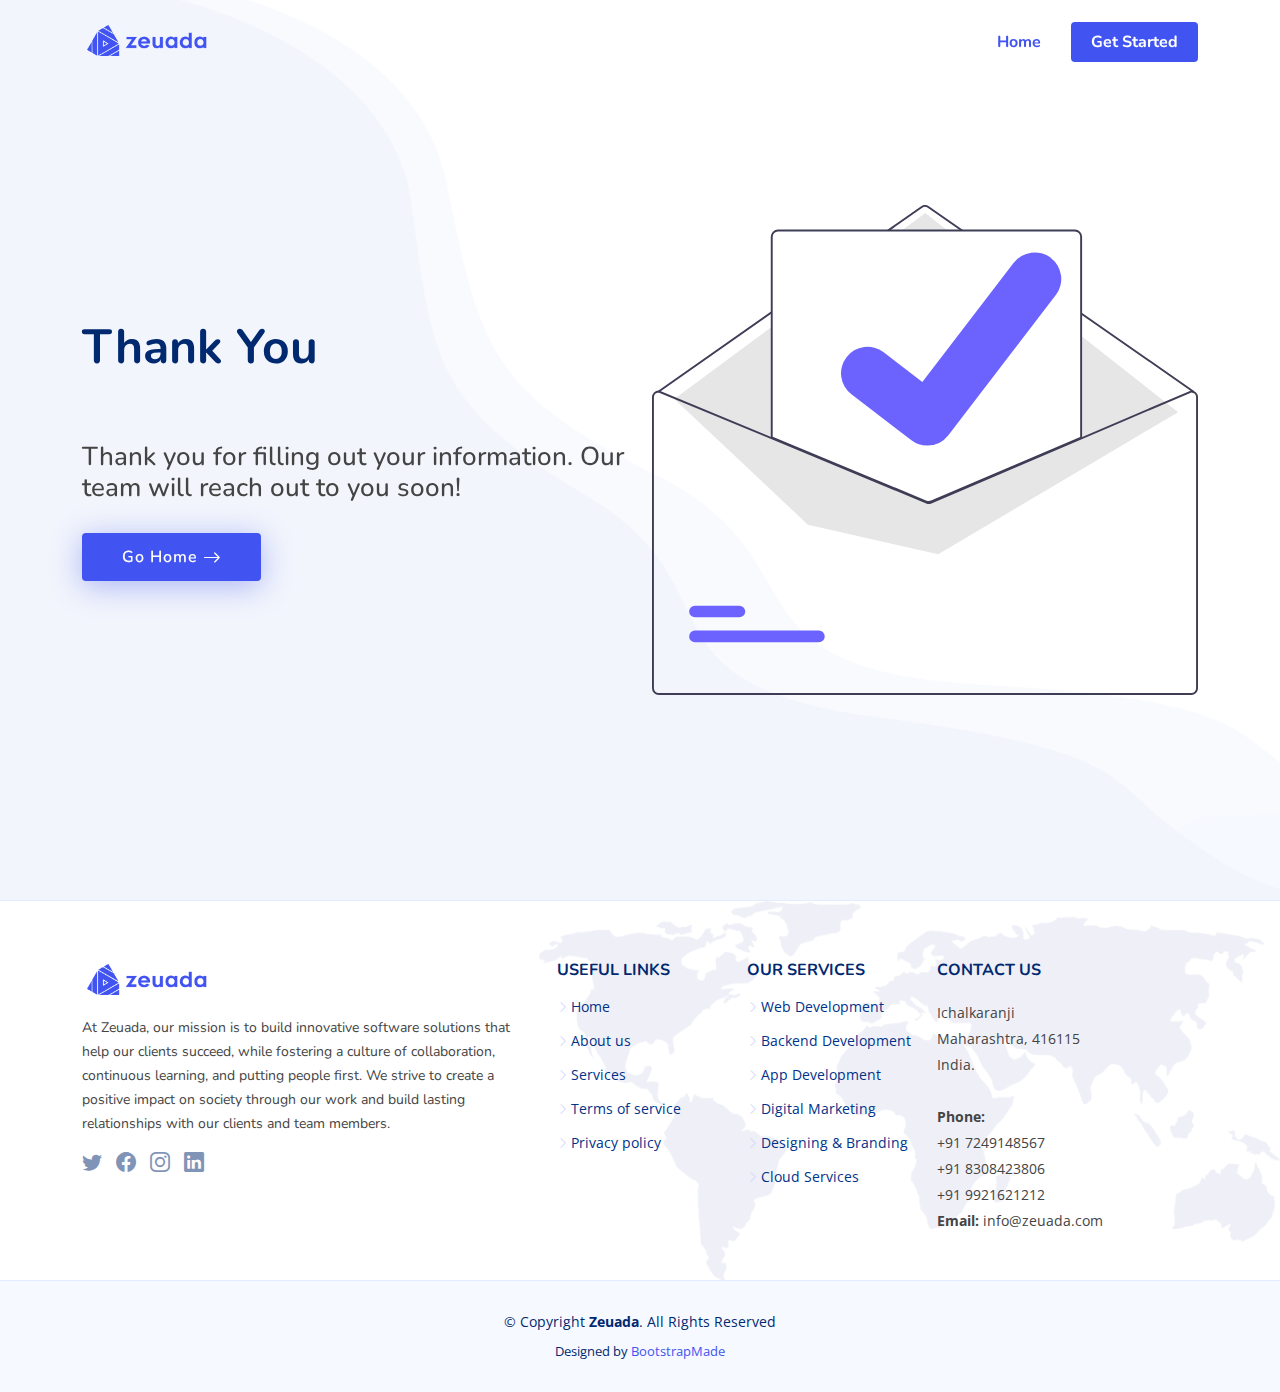
<file: thank-you-contact-us-enquiry-form/index.html>
<!DOCTYPE html>
<html lang="en">
  <head>
    <meta charset="utf-8" />
    <meta content="width=device-width, initial-scale=1.0" name="viewport" />

    <title>Zeuada - People first. Quality always.</title>
    <meta content="" name="description" />
    <meta content="" name="keywords" />

    <!-- Favicons -->
    <link href="../assets/img/favicon.png" rel="icon" />
    <link href="../assets/img/apple-touch-icon.png" rel="apple-touch-icon" />

    <!-- Google Fonts -->
    <link
      href="https://fonts.googleapis.com/css?family=Open+Sans:300,300i,400,400i,600,600i,700,700i|Nunito:300,300i,400,400i,600,600i,700,700i|Poppins:300,300i,400,400i,500,500i,600,600i,700,700i"
      rel="stylesheet"
    />

    <!-- Vendor CSS Files -->
    <link href="../assets/vendor/aos/aos.css" rel="stylesheet" />
    <link
      href="../assets/vendor/bootstrap/css/bootstrap.min.css"
      rel="stylesheet"
    />
    <link
      href="../assets/vendor/bootstrap-icons/bootstrap-icons.css"
      rel="stylesheet"
    />
    <link
      href="../assets/vendor/glightbox/css/glightbox.min.css"
      rel="stylesheet"
    />
    <link href="../assets/vendor/remixicon/remixicon.css" rel="stylesheet" />
    <link
      href="../assets/vendor/swiper/swiper-bundle.min.css"
      rel="stylesheet"
    />

    <!-- Template Main CSS File -->
    <link href="../assets/css/style.css" rel="stylesheet" />

    <!-- =======================================================
  * Template Name: FlexStart
  * Updated: Mar 10 2023 with Bootstrap v5.2.3
  * Template URL: https://bootstrapmade.com/flexstart-bootstrap-startup-template/
  * Author: BootstrapMade.com
  * License: https://bootstrapmade.com/license/
  ======================================================== -->
  </head>

  <body>
    <!-- ======= Header ======= -->
    <header id="header" class="header fixed-top">
      <div
        class="container-fluid container-xl d-flex align-items-center justify-content-between"
      >
        <a href="/" class="logo d-flex align-items-center">
          <img src="../assets/img/logo.png" alt="Zeuada" />
        </a>

        <nav id="navbar" class="navbar">
          <ul>
            <li><a class="nav-link scrollto active" href="/">Home</a></li>
            <li>
              <a class="getstarted scrollto" href="/">Get Started</a>
            </li>
          </ul>
          <i class="bi bi-list mobile-nav-toggle"></i>
        </nav>
        <!-- .navbar -->
      </div>
    </header>
    <!-- End Header -->

    <!-- ======= Hero Section ======= -->
    <section id="hero" class="hero d-flex align-items-center">
      <div class="container">
        <div class="row">
          <div class="col-lg-6 d-flex flex-column justify-content-center">
            <h1 class="sentence" data-aos="fade-up">
              Thank You
            </h1>
            <h2 data-aos="fade-up" data-aos-delay="400">
              Thank you for filling out your information. Our team will reach out to you soon!
            </h2>
            <div data-aos="fade-up" data-aos-delay="600">
              <div class="text-center text-lg-start">
                <a
                  href="/"
                  class="btn-get-started scrollto d-inline-flex align-items-center justify-content-center align-self-center"
                >
                  <span>Go Home</span>
                  <i class="bi bi-arrow-right"></i>
                </a>
              </div>
            </div>
          </div>
          <div
            class="col-lg-6 hero-img"
            data-aos="zoom-out"
            data-aos-delay="200"
          >
            <img
              src="../assets/img/message_sent.svg"
              class="img-fluid animated"
              alt="Message Sent Image"
            />
          </div>
        </div>
      </div>
    </section>
    <!-- End Hero -->

    <!-- ======= Footer ======= -->
    <footer id="footer" class="footer">
      <div class="footer-top">
        <div class="container">
          <div class="row gy-4">
            <div class="col-lg-5 col-md-12 footer-info">
              <a href="/" class="logo d-flex align-items-center">
                <img src="../assets/img/logo.png" alt="Zeuada" />
              </a>
              <p>
                At Zeuada, our mission is to build innovative software solutions
                that help our clients succeed, while fostering a culture of
                collaboration, continuous learning, and putting people first. We
                strive to create a positive impact on society through our work
                and build lasting relationships with our clients and team
                members.
              </p>
              <div class="social-links mt-3">
                <a href="#" class="twitter"><i class="bi bi-twitter"></i></a>
                <a href="#" class="facebook"><i class="bi bi-facebook"></i></a>
                <a href="#" class="instagram"
                  ><i class="bi bi-instagram"></i
                ></a>
                <a
                  href="https://www.linkedin.com/company/zeuada"
                  class="linkedin"
                  ><i class="bi bi-linkedin"></i
                ></a>
              </div>
            </div>

            <div class="col-lg-2 col-6 footer-links">
              <h4>Useful Links</h4>
              <ul>
                <li>
                  <i class="bi bi-chevron-right"></i> <a href="#">Home</a>
                </li>
                <li>
                  <i class="bi bi-chevron-right"></i>
                  <a href="#about">About us</a>
                </li>
                <li>
                  <i class="bi bi-chevron-right"></i>
                  <a href="#services">Services</a>
                </li>
                <li>
                  <i class="bi bi-chevron-right"></i>
                  <a href="/terms-sevices">Terms of service</a>
                </li>
                <li>
                  <i class="bi bi-chevron-right"></i>
                  <a href="/privacy-policy">Privacy policy</a>
                </li>
              </ul>
            </div>

            <div class="col-lg-2 col-6 footer-links">
              <h4>Our Services</h4>
              <ul>
                <li>
                  <i class="bi bi-chevron-right"></i>
                  <a href="#services">Web Development</a>
                </li>
                <li>
                  <i class="bi bi-chevron-right"></i>
                  <a href="#services">Backend Development</a>
                </li>
                <li>
                  <i class="bi bi-chevron-right"></i>
                  <a href="#services">App Development</a>
                </li>
                <li>
                  <i class="bi bi-chevron-right"></i>
                  <a href="#services">Digital Marketing</a>
                </li>
                <li>
                  <i class="bi bi-chevron-right"></i>
                  <a href="#services">Designing & Branding</a>
                </li>
                <li>
                  <i class="bi bi-chevron-right"></i>
                  <a href="#services">Cloud Services</a>
                </li>
              </ul>
            </div>

            <div
              class="col-lg-3 col-md-12 footer-contact text-center text-md-start"
            >
              <h4>Contact Us</h4>
              <p>
                Ichalkaranji<br />
                Maharashtra, 416115<br />
                India. <br /><br />
                <strong>Phone:</strong><br />+91 7249148567 <br />+91 8308423806
                <br />+91 9921621212 <br />
                <strong>Email:</strong> info@zeuada.com<br />
              </p>
            </div>
          </div>
        </div>
      </div>

      <div class="container">
        <div class="copyright">
          &copy; Copyright <strong><span>Zeuada</span></strong
          >. All Rights Reserved
        </div>
        <div class="credits">
          <!-- All the links in the footer should remain intact. -->
          <!-- You can delete the links only if you purchased the pro version. -->
          <!-- Licensing information: https://bootstrapmade.com/license/ -->
          <!-- Purchase the pro version with working PHP/AJAX contact form: https://bootstrapmade.com/flexstart-bootstrap-startup-template/ -->
          Designed by <a href="https://bootstrapmade.com/">BootstrapMade</a>
        </div>
      </div>
    </footer>
    <!-- End Footer -->

    <a
      href="#"
      class="back-to-top d-flex align-items-center justify-content-center"
      ><i class="bi bi-arrow-up-short"></i
    ></a>

    <!-- Vendor JS Files -->
    <script src="../assets/vendor/purecounter/purecounter_vanilla.js"></script>
    <script src="../assets/vendor/aos/aos.js"></script>
    <script src="../assets/vendor/bootstrap/js/bootstrap.bundle.min.js"></script>
    <script src="../assets/vendor/glightbox/js/glightbox.min.js"></script>
    <script src="../assets/vendor/isotope-layout/isotope.pkgd.min.js"></script>
    <script src="../assets/vendor/swiper/swiper-bundle.min.js"></script>
    <script src="../assets/vendor/php-email-form/validate.js"></script>

    <!-- Start of HubSpot Embed Code -->
    <script
      type="text/javascript"
      id="hs-script-loader"
      async
      defer
      src="//js-na1.hs-scripts.com/23653044.js"
    ></script>
    <!-- End of HubSpot Embed Code -->

    <!-- Template Main JS File -->
    <script src="../assets/js/main.js"></script>
  </body>
</html>
</file>
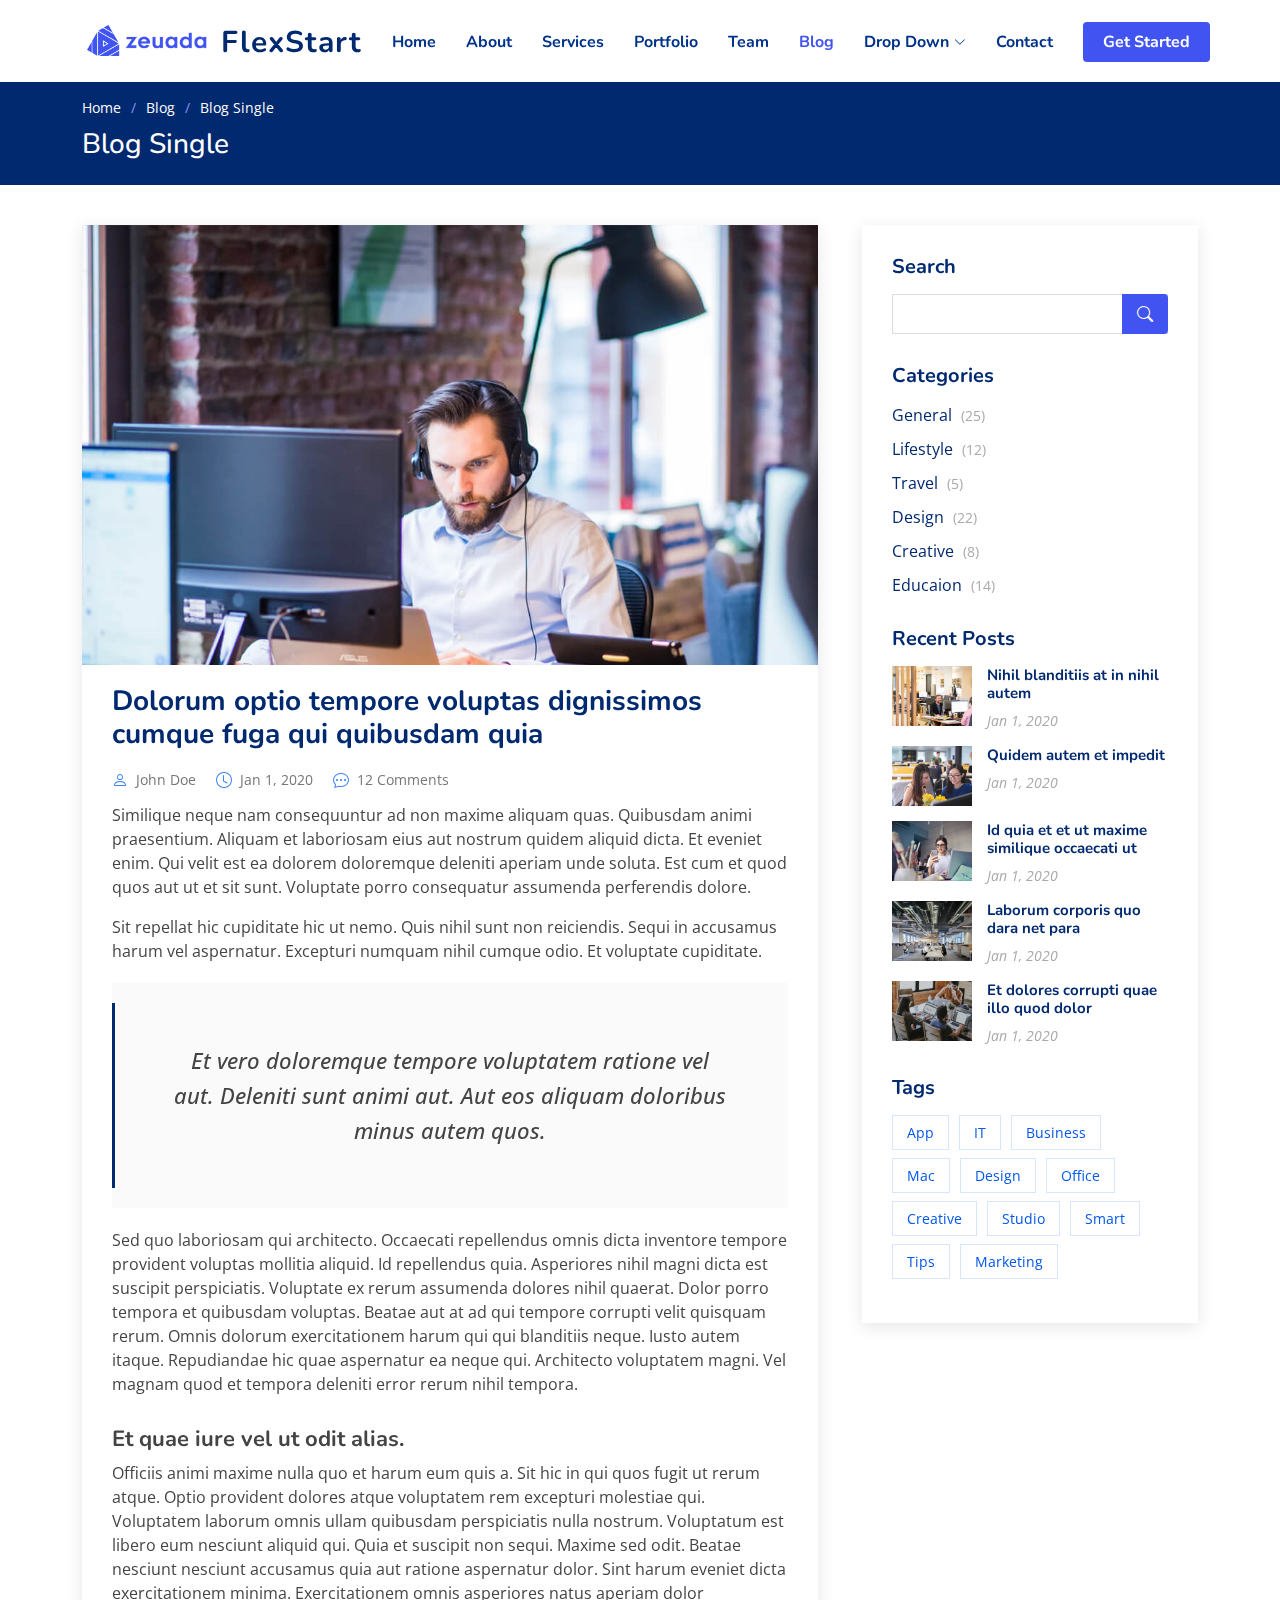
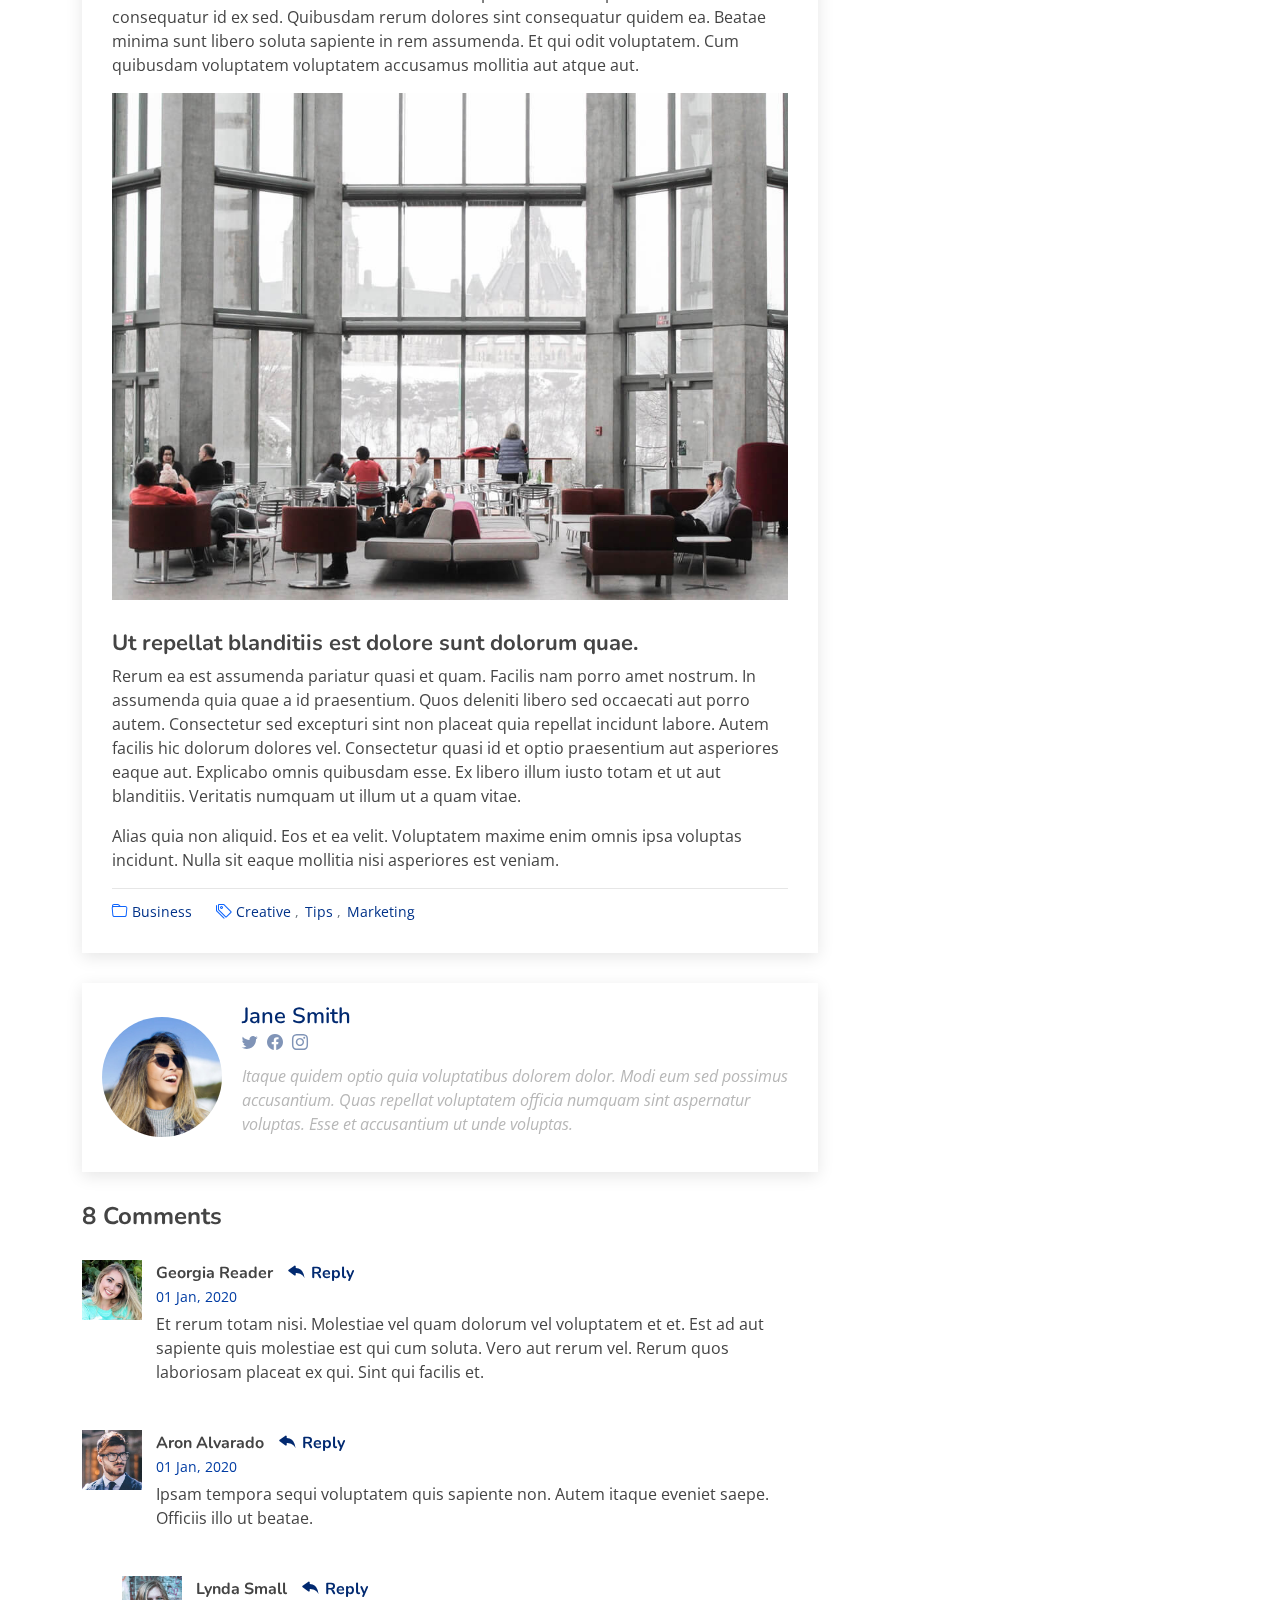
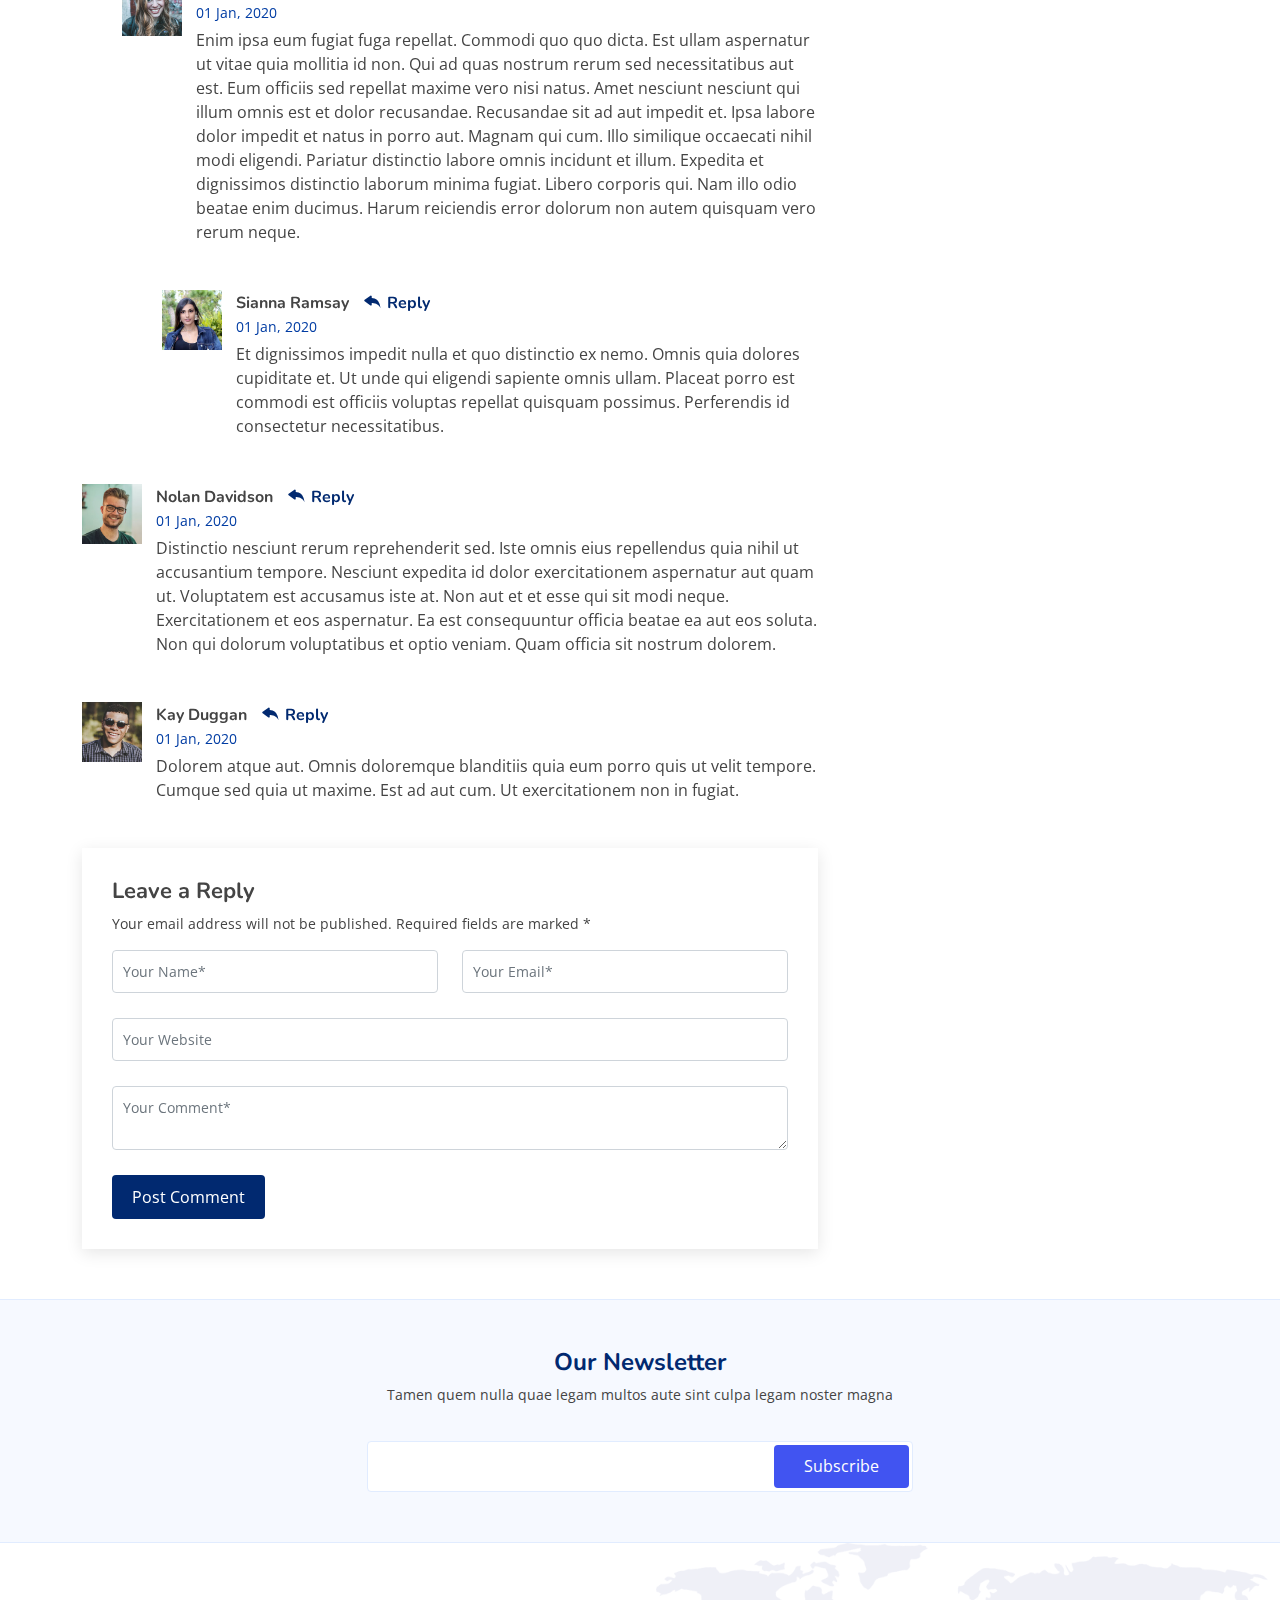
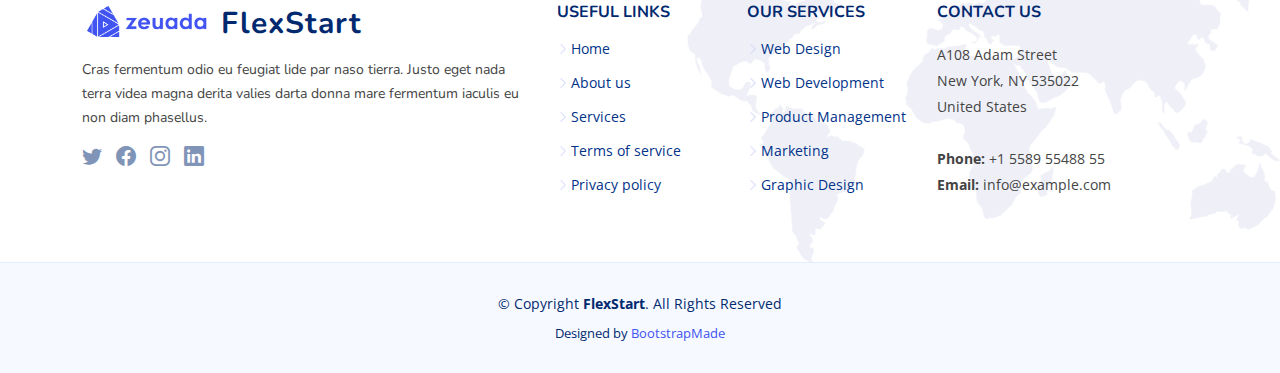
<file: blog-single.html>
<!DOCTYPE html>
<html lang="en">

<head>
  <meta charset="utf-8">
  <meta content="width=device-width, initial-scale=1.0" name="viewport">

  <title>Blog Single - FlexStart Bootstrap Template</title>
  <meta content="" name="description">
  <meta content="" name="keywords">

  <!-- Favicons -->
  <link href="assets/img/favicon.png" rel="icon">
  <link href="assets/img/apple-touch-icon.png" rel="apple-touch-icon">

  <!-- Google Fonts -->
  <link href="https://fonts.googleapis.com/css?family=Open+Sans:300,300i,400,400i,600,600i,700,700i|Nunito:300,300i,400,400i,600,600i,700,700i|Poppins:300,300i,400,400i,500,500i,600,600i,700,700i" rel="stylesheet">

  <!-- Vendor CSS Files -->
  <link href="assets/vendor/aos/aos.css" rel="stylesheet">
  <link href="assets/vendor/bootstrap/css/bootstrap.min.css" rel="stylesheet">
  <link href="assets/vendor/bootstrap-icons/bootstrap-icons.css" rel="stylesheet">
  <link href="assets/vendor/glightbox/css/glightbox.min.css" rel="stylesheet">
  <link href="assets/vendor/remixicon/remixicon.css" rel="stylesheet">
  <link href="assets/vendor/swiper/swiper-bundle.min.css" rel="stylesheet">

  <!-- Template Main CSS File -->
  <link href="assets/css/style.css" rel="stylesheet">

  <!-- =======================================================
  * Template Name: FlexStart
  * Updated: Mar 10 2023 with Bootstrap v5.2.3
  * Template URL: https://bootstrapmade.com/flexstart-bootstrap-startup-template/
  * Author: BootstrapMade.com
  * License: https://bootstrapmade.com/license/
  ======================================================== -->
</head>

<body>

  <!-- ======= Header ======= -->
  <header id="header" class="header fixed-top">
    <div class="container-fluid container-xl d-flex align-items-center justify-content-between">

      <a href="index.html" class="logo d-flex align-items-center">
        <img src="assets/img/logo.png" alt="">
        <span>FlexStart</span>
      </a>

      <nav id="navbar" class="navbar">
        <ul>
          <li><a class="nav-link scrollto " href="#hero">Home</a></li>
          <li><a class="nav-link scrollto" href="#about">About</a></li>
          <li><a class="nav-link scrollto" href="#services">Services</a></li>
          <li><a class="nav-link scrollto" href="#portfolio">Portfolio</a></li>
          <li><a class="nav-link scrollto" href="#team">Team</a></li>
          <li><a class="active" href="blog.html">Blog</a></li>
          <li class="dropdown"><a href="#"><span>Drop Down</span> <i class="bi bi-chevron-down"></i></a>
            <ul>
              <li><a href="#">Drop Down 1</a></li>
              <li class="dropdown"><a href="#"><span>Deep Drop Down</span> <i class="bi bi-chevron-right"></i></a>
                <ul>
                  <li><a href="#">Deep Drop Down 1</a></li>
                  <li><a href="#">Deep Drop Down 2</a></li>
                  <li><a href="#">Deep Drop Down 3</a></li>
                  <li><a href="#">Deep Drop Down 4</a></li>
                  <li><a href="#">Deep Drop Down 5</a></li>
                </ul>
              </li>
              <li><a href="#">Drop Down 2</a></li>
              <li><a href="#">Drop Down 3</a></li>
              <li><a href="#">Drop Down 4</a></li>
            </ul>
          </li>
          <li><a class="nav-link scrollto" href="#contact">Contact</a></li>
          <li><a class="getstarted scrollto" href="#about">Get Started</a></li>
        </ul>
        <i class="bi bi-list mobile-nav-toggle"></i>
      </nav><!-- .navbar -->

    </div>
  </header><!-- End Header -->

  <main id="main">

    <!-- ======= Breadcrumbs ======= -->
    <section class="breadcrumbs">
      <div class="container">

        <ol>
          <li><a href="index.html">Home</a></li>
          <li><a href="blog.html">Blog</a></li>
          <li>Blog Single</li>
        </ol>
        <h2>Blog Single</h2>

      </div>
    </section><!-- End Breadcrumbs -->

    <!-- ======= Blog Single Section ======= -->
    <section id="blog" class="blog">
      <div class="container" data-aos="fade-up">

        <div class="row">

          <div class="col-lg-8 entries">

            <article class="entry entry-single">

              <div class="entry-img">
                <img src="assets/img/blog/blog-1.jpg" alt="" class="img-fluid">
              </div>

              <h2 class="entry-title">
                <a href="blog-single.html">Dolorum optio tempore voluptas dignissimos cumque fuga qui quibusdam quia</a>
              </h2>

              <div class="entry-meta">
                <ul>
                  <li class="d-flex align-items-center"><i class="bi bi-person"></i> <a href="blog-single.html">John Doe</a></li>
                  <li class="d-flex align-items-center"><i class="bi bi-clock"></i> <a href="blog-single.html"><time datetime="2020-01-01">Jan 1, 2020</time></a></li>
                  <li class="d-flex align-items-center"><i class="bi bi-chat-dots"></i> <a href="blog-single.html">12 Comments</a></li>
                </ul>
              </div>

              <div class="entry-content">
                <p>
                  Similique neque nam consequuntur ad non maxime aliquam quas. Quibusdam animi praesentium. Aliquam et laboriosam eius aut nostrum quidem aliquid dicta.
                  Et eveniet enim. Qui velit est ea dolorem doloremque deleniti aperiam unde soluta. Est cum et quod quos aut ut et sit sunt. Voluptate porro consequatur assumenda perferendis dolore.
                </p>

                <p>
                  Sit repellat hic cupiditate hic ut nemo. Quis nihil sunt non reiciendis. Sequi in accusamus harum vel aspernatur. Excepturi numquam nihil cumque odio. Et voluptate cupiditate.
                </p>

                <blockquote>
                  <p>
                    Et vero doloremque tempore voluptatem ratione vel aut. Deleniti sunt animi aut. Aut eos aliquam doloribus minus autem quos.
                  </p>
                </blockquote>

                <p>
                  Sed quo laboriosam qui architecto. Occaecati repellendus omnis dicta inventore tempore provident voluptas mollitia aliquid. Id repellendus quia. Asperiores nihil magni dicta est suscipit perspiciatis. Voluptate ex rerum assumenda dolores nihil quaerat.
                  Dolor porro tempora et quibusdam voluptas. Beatae aut at ad qui tempore corrupti velit quisquam rerum. Omnis dolorum exercitationem harum qui qui blanditiis neque.
                  Iusto autem itaque. Repudiandae hic quae aspernatur ea neque qui. Architecto voluptatem magni. Vel magnam quod et tempora deleniti error rerum nihil tempora.
                </p>

                <h3>Et quae iure vel ut odit alias.</h3>
                <p>
                  Officiis animi maxime nulla quo et harum eum quis a. Sit hic in qui quos fugit ut rerum atque. Optio provident dolores atque voluptatem rem excepturi molestiae qui. Voluptatem laborum omnis ullam quibusdam perspiciatis nulla nostrum. Voluptatum est libero eum nesciunt aliquid qui.
                  Quia et suscipit non sequi. Maxime sed odit. Beatae nesciunt nesciunt accusamus quia aut ratione aspernatur dolor. Sint harum eveniet dicta exercitationem minima. Exercitationem omnis asperiores natus aperiam dolor consequatur id ex sed. Quibusdam rerum dolores sint consequatur quidem ea.
                  Beatae minima sunt libero soluta sapiente in rem assumenda. Et qui odit voluptatem. Cum quibusdam voluptatem voluptatem accusamus mollitia aut atque aut.
                </p>
                <img src="assets/img/blog/blog-inside-post.jpg" class="img-fluid" alt="">

                <h3>Ut repellat blanditiis est dolore sunt dolorum quae.</h3>
                <p>
                  Rerum ea est assumenda pariatur quasi et quam. Facilis nam porro amet nostrum. In assumenda quia quae a id praesentium. Quos deleniti libero sed occaecati aut porro autem. Consectetur sed excepturi sint non placeat quia repellat incidunt labore. Autem facilis hic dolorum dolores vel.
                  Consectetur quasi id et optio praesentium aut asperiores eaque aut. Explicabo omnis quibusdam esse. Ex libero illum iusto totam et ut aut blanditiis. Veritatis numquam ut illum ut a quam vitae.
                </p>
                <p>
                  Alias quia non aliquid. Eos et ea velit. Voluptatem maxime enim omnis ipsa voluptas incidunt. Nulla sit eaque mollitia nisi asperiores est veniam.
                </p>

              </div>

              <div class="entry-footer">
                <i class="bi bi-folder"></i>
                <ul class="cats">
                  <li><a href="#">Business</a></li>
                </ul>

                <i class="bi bi-tags"></i>
                <ul class="tags">
                  <li><a href="#">Creative</a></li>
                  <li><a href="#">Tips</a></li>
                  <li><a href="#">Marketing</a></li>
                </ul>
              </div>

            </article><!-- End blog entry -->

            <div class="blog-author d-flex align-items-center">
              <img src="assets/img/blog/blog-author.jpg" class="rounded-circle float-left" alt="">
              <div>
                <h4>Jane Smith</h4>
                <div class="social-links">
                  <a href="https://twitters.com/#"><i class="bi bi-twitter"></i></a>
                  <a href="https://facebook.com/#"><i class="bi bi-facebook"></i></a>
                  <a href="https://instagram.com/#"><i class="biu bi-instagram"></i></a>
                </div>
                <p>
                  Itaque quidem optio quia voluptatibus dolorem dolor. Modi eum sed possimus accusantium. Quas repellat voluptatem officia numquam sint aspernatur voluptas. Esse et accusantium ut unde voluptas.
                </p>
              </div>
            </div><!-- End blog author bio -->

            <div class="blog-comments">

              <h4 class="comments-count">8 Comments</h4>

              <div id="comment-1" class="comment">
                <div class="d-flex">
                  <div class="comment-img"><img src="assets/img/blog/comments-1.jpg" alt=""></div>
                  <div>
                    <h5><a href="">Georgia Reader</a> <a href="#" class="reply"><i class="bi bi-reply-fill"></i> Reply</a></h5>
                    <time datetime="2020-01-01">01 Jan, 2020</time>
                    <p>
                      Et rerum totam nisi. Molestiae vel quam dolorum vel voluptatem et et. Est ad aut sapiente quis molestiae est qui cum soluta.
                      Vero aut rerum vel. Rerum quos laboriosam placeat ex qui. Sint qui facilis et.
                    </p>
                  </div>
                </div>
              </div><!-- End comment #1 -->

              <div id="comment-2" class="comment">
                <div class="d-flex">
                  <div class="comment-img"><img src="assets/img/blog/comments-2.jpg" alt=""></div>
                  <div>
                    <h5><a href="">Aron Alvarado</a> <a href="#" class="reply"><i class="bi bi-reply-fill"></i> Reply</a></h5>
                    <time datetime="2020-01-01">01 Jan, 2020</time>
                    <p>
                      Ipsam tempora sequi voluptatem quis sapiente non. Autem itaque eveniet saepe. Officiis illo ut beatae.
                    </p>
                  </div>
                </div>

                <div id="comment-reply-1" class="comment comment-reply">
                  <div class="d-flex">
                    <div class="comment-img"><img src="assets/img/blog/comments-3.jpg" alt=""></div>
                    <div>
                      <h5><a href="">Lynda Small</a> <a href="#" class="reply"><i class="bi bi-reply-fill"></i> Reply</a></h5>
                      <time datetime="2020-01-01">01 Jan, 2020</time>
                      <p>
                        Enim ipsa eum fugiat fuga repellat. Commodi quo quo dicta. Est ullam aspernatur ut vitae quia mollitia id non. Qui ad quas nostrum rerum sed necessitatibus aut est. Eum officiis sed repellat maxime vero nisi natus. Amet nesciunt nesciunt qui illum omnis est et dolor recusandae.

                        Recusandae sit ad aut impedit et. Ipsa labore dolor impedit et natus in porro aut. Magnam qui cum. Illo similique occaecati nihil modi eligendi. Pariatur distinctio labore omnis incidunt et illum. Expedita et dignissimos distinctio laborum minima fugiat.

                        Libero corporis qui. Nam illo odio beatae enim ducimus. Harum reiciendis error dolorum non autem quisquam vero rerum neque.
                      </p>
                    </div>
                  </div>

                  <div id="comment-reply-2" class="comment comment-reply">
                    <div class="d-flex">
                      <div class="comment-img"><img src="assets/img/blog/comments-4.jpg" alt=""></div>
                      <div>
                        <h5><a href="">Sianna Ramsay</a> <a href="#" class="reply"><i class="bi bi-reply-fill"></i> Reply</a></h5>
                        <time datetime="2020-01-01">01 Jan, 2020</time>
                        <p>
                          Et dignissimos impedit nulla et quo distinctio ex nemo. Omnis quia dolores cupiditate et. Ut unde qui eligendi sapiente omnis ullam. Placeat porro est commodi est officiis voluptas repellat quisquam possimus. Perferendis id consectetur necessitatibus.
                        </p>
                      </div>
                    </div>

                  </div><!-- End comment reply #2-->

                </div><!-- End comment reply #1-->

              </div><!-- End comment #2-->

              <div id="comment-3" class="comment">
                <div class="d-flex">
                  <div class="comment-img"><img src="assets/img/blog/comments-5.jpg" alt=""></div>
                  <div>
                    <h5><a href="">Nolan Davidson</a> <a href="#" class="reply"><i class="bi bi-reply-fill"></i> Reply</a></h5>
                    <time datetime="2020-01-01">01 Jan, 2020</time>
                    <p>
                      Distinctio nesciunt rerum reprehenderit sed. Iste omnis eius repellendus quia nihil ut accusantium tempore. Nesciunt expedita id dolor exercitationem aspernatur aut quam ut. Voluptatem est accusamus iste at.
                      Non aut et et esse qui sit modi neque. Exercitationem et eos aspernatur. Ea est consequuntur officia beatae ea aut eos soluta. Non qui dolorum voluptatibus et optio veniam. Quam officia sit nostrum dolorem.
                    </p>
                  </div>
                </div>

              </div><!-- End comment #3 -->

              <div id="comment-4" class="comment">
                <div class="d-flex">
                  <div class="comment-img"><img src="assets/img/blog/comments-6.jpg" alt=""></div>
                  <div>
                    <h5><a href="">Kay Duggan</a> <a href="#" class="reply"><i class="bi bi-reply-fill"></i> Reply</a></h5>
                    <time datetime="2020-01-01">01 Jan, 2020</time>
                    <p>
                      Dolorem atque aut. Omnis doloremque blanditiis quia eum porro quis ut velit tempore. Cumque sed quia ut maxime. Est ad aut cum. Ut exercitationem non in fugiat.
                    </p>
                  </div>
                </div>

              </div><!-- End comment #4 -->

              <div class="reply-form">
                <h4>Leave a Reply</h4>
                <p>Your email address will not be published. Required fields are marked * </p>
                <form action="">
                  <div class="row">
                    <div class="col-md-6 form-group">
                      <input name="name" type="text" class="form-control" placeholder="Your Name*">
                    </div>
                    <div class="col-md-6 form-group">
                      <input name="email" type="text" class="form-control" placeholder="Your Email*">
                    </div>
                  </div>
                  <div class="row">
                    <div class="col form-group">
                      <input name="website" type="text" class="form-control" placeholder="Your Website">
                    </div>
                  </div>
                  <div class="row">
                    <div class="col form-group">
                      <textarea name="comment" class="form-control" placeholder="Your Comment*"></textarea>
                    </div>
                  </div>
                  <button type="submit" class="btn btn-primary">Post Comment</button>

                </form>

              </div>

            </div><!-- End blog comments -->

          </div><!-- End blog entries list -->

          <div class="col-lg-4">

            <div class="sidebar">

              <h3 class="sidebar-title">Search</h3>
              <div class="sidebar-item search-form">
                <form action="">
                  <input type="text">
                  <button type="submit"><i class="bi bi-search"></i></button>
                </form>
              </div><!-- End sidebar search formn-->

              <h3 class="sidebar-title">Categories</h3>
              <div class="sidebar-item categories">
                <ul>
                  <li><a href="#">General <span>(25)</span></a></li>
                  <li><a href="#">Lifestyle <span>(12)</span></a></li>
                  <li><a href="#">Travel <span>(5)</span></a></li>
                  <li><a href="#">Design <span>(22)</span></a></li>
                  <li><a href="#">Creative <span>(8)</span></a></li>
                  <li><a href="#">Educaion <span>(14)</span></a></li>
                </ul>
              </div><!-- End sidebar categories-->

              <h3 class="sidebar-title">Recent Posts</h3>
              <div class="sidebar-item recent-posts">
                <div class="post-item clearfix">
                  <img src="assets/img/blog/blog-recent-1.jpg" alt="">
                  <h4><a href="blog-single.html">Nihil blanditiis at in nihil autem</a></h4>
                  <time datetime="2020-01-01">Jan 1, 2020</time>
                </div>

                <div class="post-item clearfix">
                  <img src="assets/img/blog/blog-recent-2.jpg" alt="">
                  <h4><a href="blog-single.html">Quidem autem et impedit</a></h4>
                  <time datetime="2020-01-01">Jan 1, 2020</time>
                </div>

                <div class="post-item clearfix">
                  <img src="assets/img/blog/blog-recent-3.jpg" alt="">
                  <h4><a href="blog-single.html">Id quia et et ut maxime similique occaecati ut</a></h4>
                  <time datetime="2020-01-01">Jan 1, 2020</time>
                </div>

                <div class="post-item clearfix">
                  <img src="assets/img/blog/blog-recent-4.jpg" alt="">
                  <h4><a href="blog-single.html">Laborum corporis quo dara net para</a></h4>
                  <time datetime="2020-01-01">Jan 1, 2020</time>
                </div>

                <div class="post-item clearfix">
                  <img src="assets/img/blog/blog-recent-5.jpg" alt="">
                  <h4><a href="blog-single.html">Et dolores corrupti quae illo quod dolor</a></h4>
                  <time datetime="2020-01-01">Jan 1, 2020</time>
                </div>

              </div><!-- End sidebar recent posts-->

              <h3 class="sidebar-title">Tags</h3>
              <div class="sidebar-item tags">
                <ul>
                  <li><a href="#">App</a></li>
                  <li><a href="#">IT</a></li>
                  <li><a href="#">Business</a></li>
                  <li><a href="#">Mac</a></li>
                  <li><a href="#">Design</a></li>
                  <li><a href="#">Office</a></li>
                  <li><a href="#">Creative</a></li>
                  <li><a href="#">Studio</a></li>
                  <li><a href="#">Smart</a></li>
                  <li><a href="#">Tips</a></li>
                  <li><a href="#">Marketing</a></li>
                </ul>
              </div><!-- End sidebar tags-->

            </div><!-- End sidebar -->

          </div><!-- End blog sidebar -->

        </div>

      </div>
    </section><!-- End Blog Single Section -->

  </main><!-- End #main -->

  <!-- ======= Footer ======= -->
  <footer id="footer" class="footer">

    <div class="footer-newsletter">
      <div class="container">
        <div class="row justify-content-center">
          <div class="col-lg-12 text-center">
            <h4>Our Newsletter</h4>
            <p>Tamen quem nulla quae legam multos aute sint culpa legam noster magna</p>
          </div>
          <div class="col-lg-6">
            <form action="" method="post">
              <input type="email" name="email"><input type="submit" value="Subscribe">
            </form>
          </div>
        </div>
      </div>
    </div>

    <div class="footer-top">
      <div class="container">
        <div class="row gy-4">
          <div class="col-lg-5 col-md-12 footer-info">
            <a href="index.html" class="logo d-flex align-items-center">
              <img src="assets/img/logo.png" alt="">
              <span>FlexStart</span>
            </a>
            <p>Cras fermentum odio eu feugiat lide par naso tierra. Justo eget nada terra videa magna derita valies darta donna mare fermentum iaculis eu non diam phasellus.</p>
            <div class="social-links mt-3">
              <a href="#" class="twitter"><i class="bi bi-twitter"></i></a>
              <a href="#" class="facebook"><i class="bi bi-facebook"></i></a>
              <a href="#" class="instagram"><i class="bi bi-instagram"></i></a>
              <a href="#" class="linkedin"><i class="bi bi-linkedin"></i></a>
            </div>
          </div>

          <div class="col-lg-2 col-6 footer-links">
            <h4>Useful Links</h4>
            <ul>
              <li><i class="bi bi-chevron-right"></i> <a href="#">Home</a></li>
              <li><i class="bi bi-chevron-right"></i> <a href="#">About us</a></li>
              <li><i class="bi bi-chevron-right"></i> <a href="#">Services</a></li>
              <li><i class="bi bi-chevron-right"></i> <a href="#">Terms of service</a></li>
              <li><i class="bi bi-chevron-right"></i> <a href="#">Privacy policy</a></li>
            </ul>
          </div>

          <div class="col-lg-2 col-6 footer-links">
            <h4>Our Services</h4>
            <ul>
              <li><i class="bi bi-chevron-right"></i> <a href="#">Web Design</a></li>
              <li><i class="bi bi-chevron-right"></i> <a href="#">Web Development</a></li>
              <li><i class="bi bi-chevron-right"></i> <a href="#">Product Management</a></li>
              <li><i class="bi bi-chevron-right"></i> <a href="#">Marketing</a></li>
              <li><i class="bi bi-chevron-right"></i> <a href="#">Graphic Design</a></li>
            </ul>
          </div>

          <div class="col-lg-3 col-md-12 footer-contact text-center text-md-start">
            <h4>Contact Us</h4>
            <p>
              A108 Adam Street <br>
              New York, NY 535022<br>
              United States <br><br>
              <strong>Phone:</strong> +1 5589 55488 55<br>
              <strong>Email:</strong> info@example.com<br>
            </p>

          </div>

        </div>
      </div>
    </div>

    <div class="container">
      <div class="copyright">
        &copy; Copyright <strong><span>FlexStart</span></strong>. All Rights Reserved
      </div>
      <div class="credits">
        <!-- All the links in the footer should remain intact. -->
        <!-- You can delete the links only if you purchased the pro version. -->
        <!-- Licensing information: https://bootstrapmade.com/license/ -->
        <!-- Purchase the pro version with working PHP/AJAX contact form: https://bootstrapmade.com/flexstart-bootstrap-startup-template/ -->
        Designed by <a href="https://bootstrapmade.com/">BootstrapMade</a>
      </div>
    </div>
  </footer><!-- End Footer -->

  <a href="#" class="back-to-top d-flex align-items-center justify-content-center"><i class="bi bi-arrow-up-short"></i></a>

  <!-- Vendor JS Files -->
  <script src="assets/vendor/purecounter/purecounter_vanilla.js"></script>
  <script src="assets/vendor/aos/aos.js"></script>
  <script src="assets/vendor/bootstrap/js/bootstrap.bundle.min.js"></script>
  <script src="assets/vendor/glightbox/js/glightbox.min.js"></script>
  <script src="assets/vendor/isotope-layout/isotope.pkgd.min.js"></script>
  <script src="assets/vendor/swiper/swiper-bundle.min.js"></script>
  <script src="assets/vendor/php-email-form/validate.js"></script>

  <!-- Template Main JS File -->
  <script src="assets/js/main.js"></script>

</body>

</html>
</file>
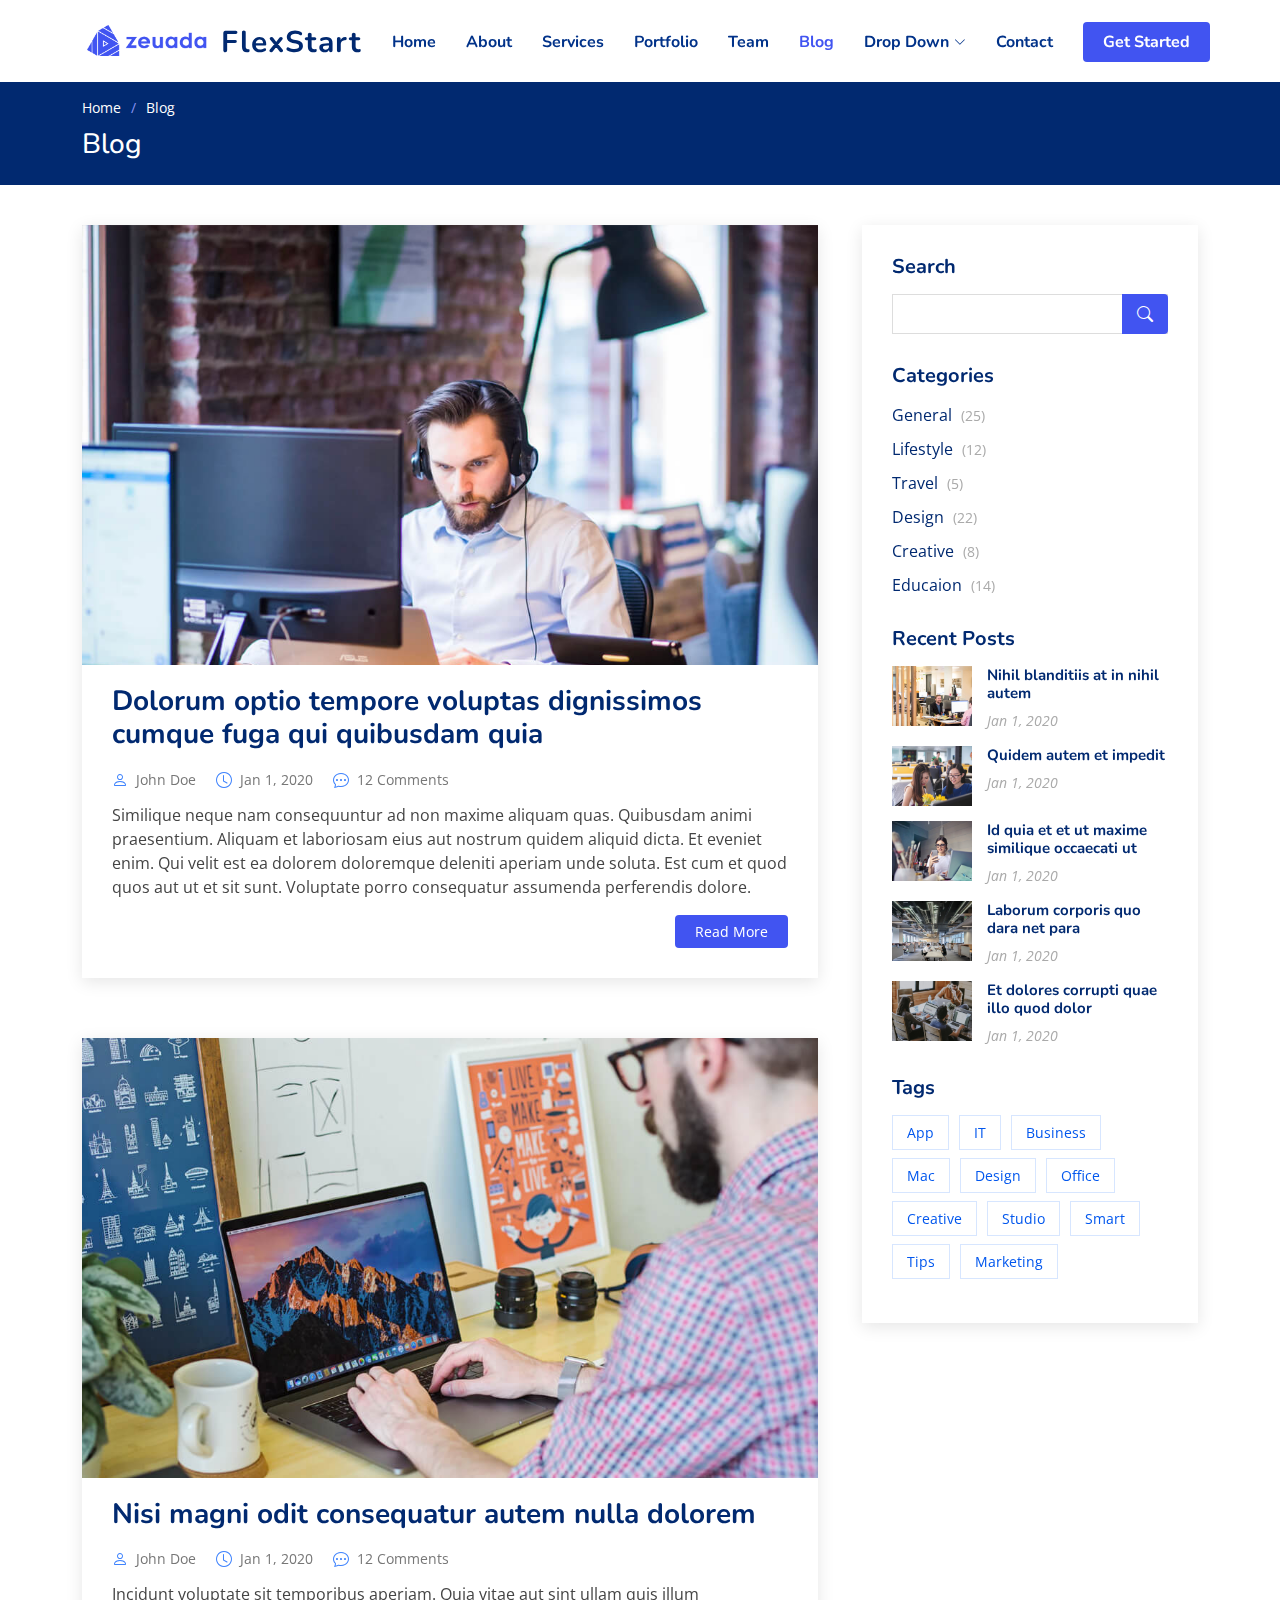
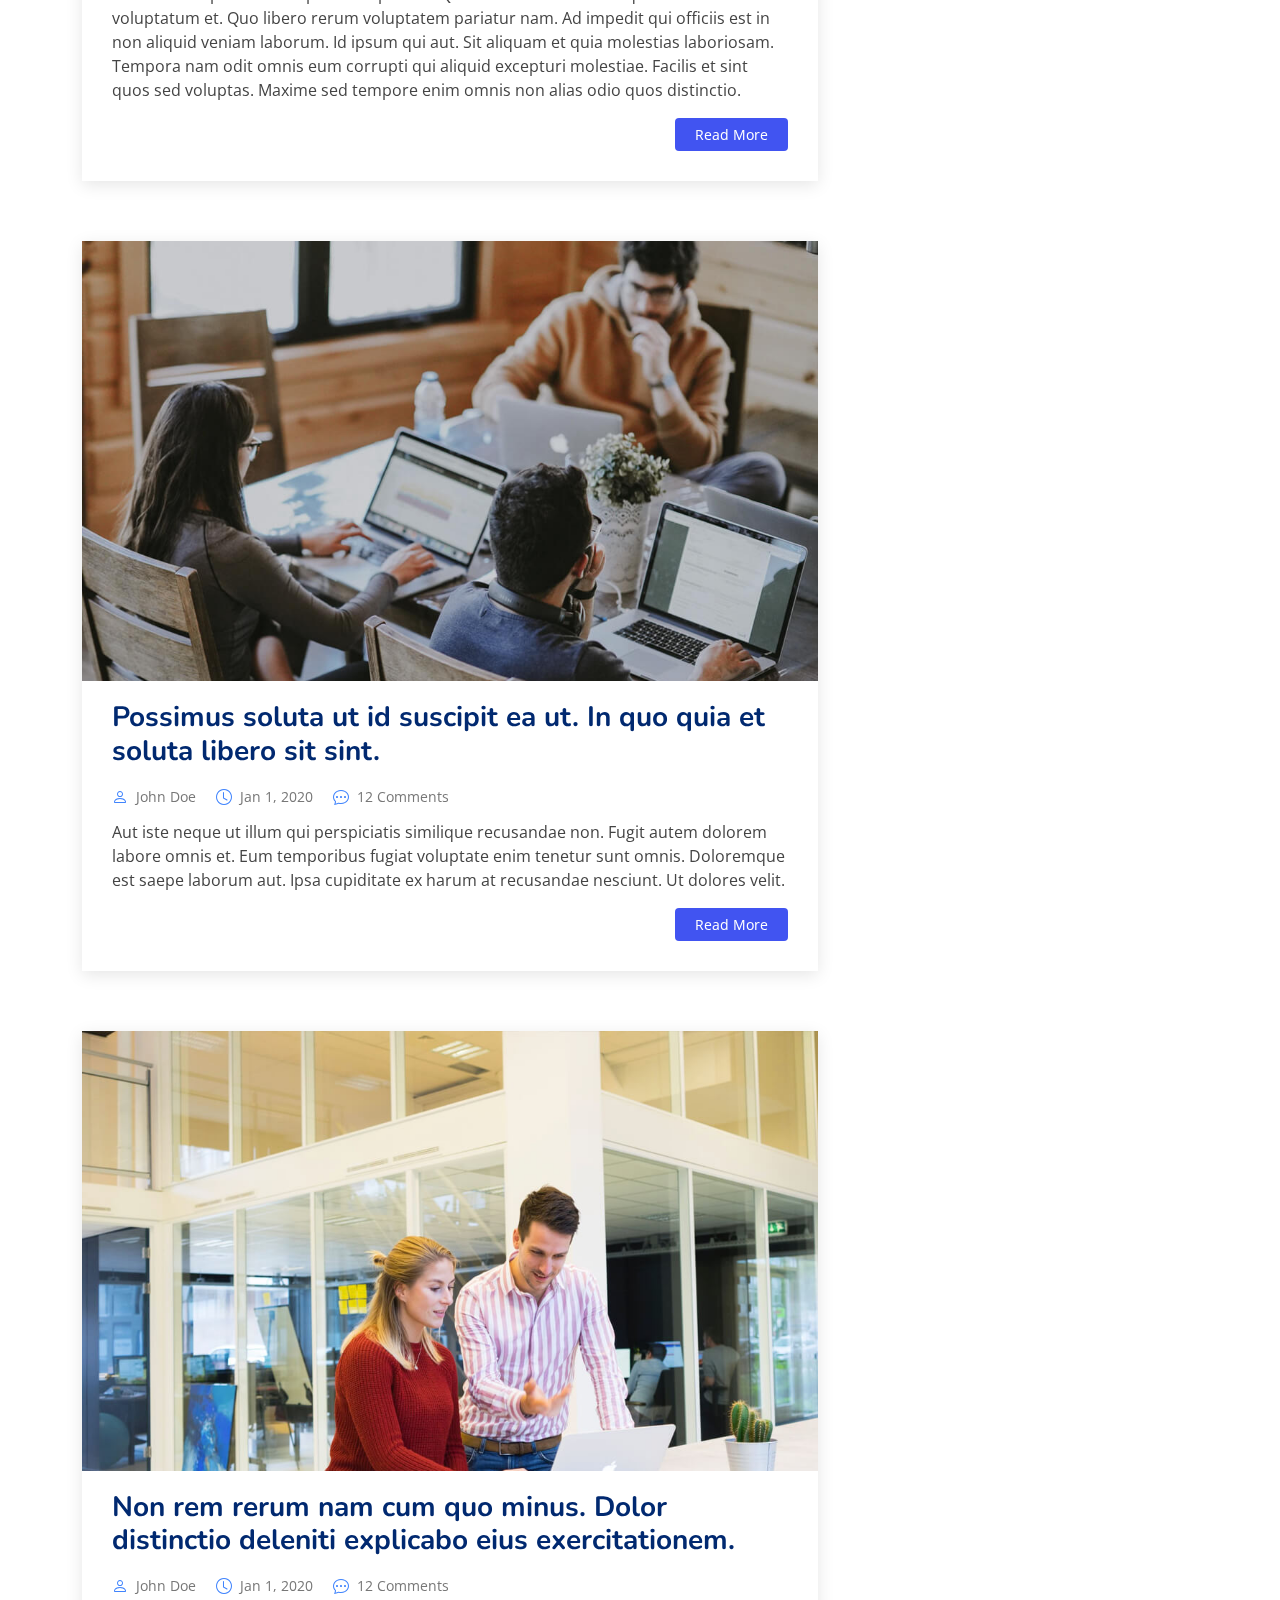
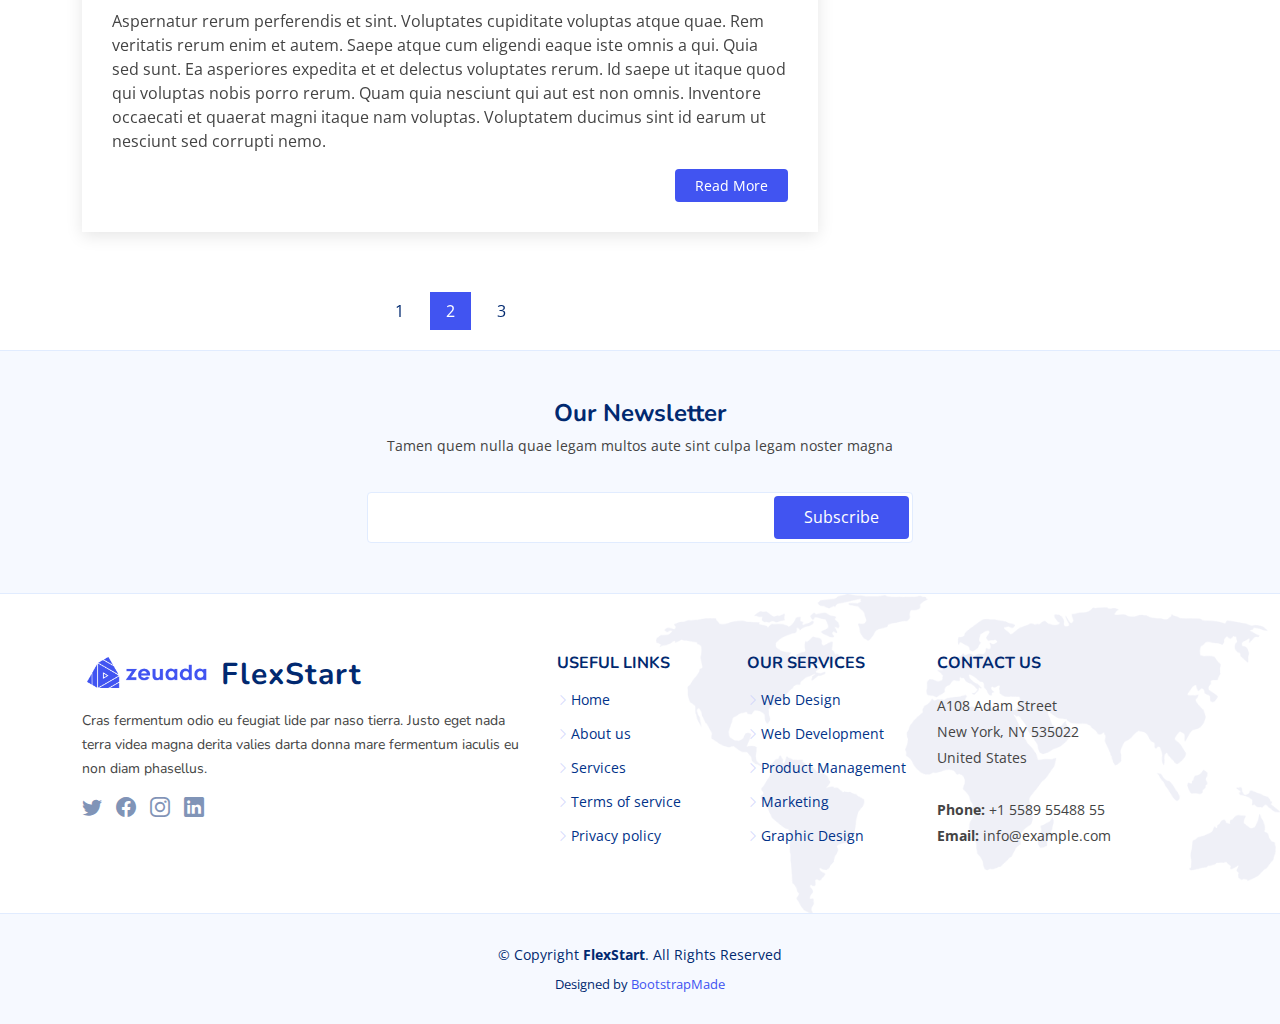
<file: blog.html>
<!DOCTYPE html>
<html lang="en">

<head>
  <meta charset="utf-8">
  <meta content="width=device-width, initial-scale=1.0" name="viewport">

  <title>Blog - FlexStart Bootstrap Template</title>
  <meta content="" name="description">
  <meta content="" name="keywords">

  <!-- Favicons -->
  <link href="assets/img/favicon.png" rel="icon">
  <link href="assets/img/apple-touch-icon.png" rel="apple-touch-icon">

  <!-- Google Fonts -->
  <link href="https://fonts.googleapis.com/css?family=Open+Sans:300,300i,400,400i,600,600i,700,700i|Nunito:300,300i,400,400i,600,600i,700,700i|Poppins:300,300i,400,400i,500,500i,600,600i,700,700i" rel="stylesheet">

  <!-- Vendor CSS Files -->
  <link href="assets/vendor/aos/aos.css" rel="stylesheet">
  <link href="assets/vendor/bootstrap/css/bootstrap.min.css" rel="stylesheet">
  <link href="assets/vendor/bootstrap-icons/bootstrap-icons.css" rel="stylesheet">
  <link href="assets/vendor/glightbox/css/glightbox.min.css" rel="stylesheet">
  <link href="assets/vendor/remixicon/remixicon.css" rel="stylesheet">
  <link href="assets/vendor/swiper/swiper-bundle.min.css" rel="stylesheet">

  <!-- Template Main CSS File -->
  <link href="assets/css/style.css" rel="stylesheet">

  <!-- =======================================================
  * Template Name: FlexStart
  * Updated: Mar 10 2023 with Bootstrap v5.2.3
  * Template URL: https://bootstrapmade.com/flexstart-bootstrap-startup-template/
  * Author: BootstrapMade.com
  * License: https://bootstrapmade.com/license/
  ======================================================== -->
</head>

<body>

  <!-- ======= Header ======= -->
  <header id="header" class="header fixed-top">
    <div class="container-fluid container-xl d-flex align-items-center justify-content-between">

      <a href="index.html" class="logo d-flex align-items-center">
        <img src="assets/img/logo.png" alt="">
        <span>FlexStart</span>
      </a>

      <nav id="navbar" class="navbar">
        <ul>
          <li><a class="nav-link scrollto " href="#hero">Home</a></li>
          <li><a class="nav-link scrollto" href="#about">About</a></li>
          <li><a class="nav-link scrollto" href="#services">Services</a></li>
          <li><a class="nav-link scrollto" href="#portfolio">Portfolio</a></li>
          <li><a class="nav-link scrollto" href="#team">Team</a></li>
          <li><a class="active" href="blog.html">Blog</a></li>
          <li class="dropdown"><a href="#"><span>Drop Down</span> <i class="bi bi-chevron-down"></i></a>
            <ul>
              <li><a href="#">Drop Down 1</a></li>
              <li class="dropdown"><a href="#"><span>Deep Drop Down</span> <i class="bi bi-chevron-right"></i></a>
                <ul>
                  <li><a href="#">Deep Drop Down 1</a></li>
                  <li><a href="#">Deep Drop Down 2</a></li>
                  <li><a href="#">Deep Drop Down 3</a></li>
                  <li><a href="#">Deep Drop Down 4</a></li>
                  <li><a href="#">Deep Drop Down 5</a></li>
                </ul>
              </li>
              <li><a href="#">Drop Down 2</a></li>
              <li><a href="#">Drop Down 3</a></li>
              <li><a href="#">Drop Down 4</a></li>
            </ul>
          </li>
          <li><a class="nav-link scrollto" href="#contact">Contact</a></li>
          <li><a class="getstarted scrollto" href="#about">Get Started</a></li>
        </ul>
        <i class="bi bi-list mobile-nav-toggle"></i>
      </nav><!-- .navbar -->

    </div>
  </header><!-- End Header -->

  <main id="main">

    <!-- ======= Breadcrumbs ======= -->
    <section class="breadcrumbs">
      <div class="container">

        <ol>
          <li><a href="index.html">Home</a></li>
          <li>Blog</li>
        </ol>
        <h2>Blog</h2>

      </div>
    </section><!-- End Breadcrumbs -->

    <!-- ======= Blog Section ======= -->
    <section id="blog" class="blog">
      <div class="container" data-aos="fade-up">

        <div class="row">

          <div class="col-lg-8 entries">

            <article class="entry">

              <div class="entry-img">
                <img src="assets/img/blog/blog-1.jpg" alt="" class="img-fluid">
              </div>

              <h2 class="entry-title">
                <a href="blog-single.html">Dolorum optio tempore voluptas dignissimos cumque fuga qui quibusdam quia</a>
              </h2>

              <div class="entry-meta">
                <ul>
                  <li class="d-flex align-items-center"><i class="bi bi-person"></i> <a href="blog-single.html">John Doe</a></li>
                  <li class="d-flex align-items-center"><i class="bi bi-clock"></i> <a href="blog-single.html"><time datetime="2020-01-01">Jan 1, 2020</time></a></li>
                  <li class="d-flex align-items-center"><i class="bi bi-chat-dots"></i> <a href="blog-single.html">12 Comments</a></li>
                </ul>
              </div>

              <div class="entry-content">
                <p>
                  Similique neque nam consequuntur ad non maxime aliquam quas. Quibusdam animi praesentium. Aliquam et laboriosam eius aut nostrum quidem aliquid dicta.
                  Et eveniet enim. Qui velit est ea dolorem doloremque deleniti aperiam unde soluta. Est cum et quod quos aut ut et sit sunt. Voluptate porro consequatur assumenda perferendis dolore.
                </p>
                <div class="read-more">
                  <a href="blog-single.html">Read More</a>
                </div>
              </div>

            </article><!-- End blog entry -->

            <article class="entry">

              <div class="entry-img">
                <img src="assets/img/blog/blog-2.jpg" alt="" class="img-fluid">
              </div>

              <h2 class="entry-title">
                <a href="blog-single.html">Nisi magni odit consequatur autem nulla dolorem</a>
              </h2>

              <div class="entry-meta">
                <ul>
                  <li class="d-flex align-items-center"><i class="bi bi-person"></i> <a href="blog-single.html">John Doe</a></li>
                  <li class="d-flex align-items-center"><i class="bi bi-clock"></i> <a href="blog-single.html"><time datetime="2020-01-01">Jan 1, 2020</time></a></li>
                  <li class="d-flex align-items-center"><i class="bi bi-chat-dots"></i> <a href="blog-single.html">12 Comments</a></li>
                </ul>
              </div>

              <div class="entry-content">
                <p>
                  Incidunt voluptate sit temporibus aperiam. Quia vitae aut sint ullam quis illum voluptatum et. Quo libero rerum voluptatem pariatur nam.
                  Ad impedit qui officiis est in non aliquid veniam laborum. Id ipsum qui aut. Sit aliquam et quia molestias laboriosam. Tempora nam odit omnis eum corrupti qui aliquid excepturi molestiae. Facilis et sint quos sed voluptas. Maxime sed tempore enim omnis non alias odio quos distinctio.
                </p>
                <div class="read-more">
                  <a href="blog-single.html">Read More</a>
                </div>
              </div>

            </article><!-- End blog entry -->

            <article class="entry">

              <div class="entry-img">
                <img src="assets/img/blog/blog-3.jpg" alt="" class="img-fluid">
              </div>

              <h2 class="entry-title">
                <a href="blog-single.html">Possimus soluta ut id suscipit ea ut. In quo quia et soluta libero sit sint.</a>
              </h2>

              <div class="entry-meta">
                <ul>
                  <li class="d-flex align-items-center"><i class="bi bi-person"></i> <a href="blog-single.html">John Doe</a></li>
                  <li class="d-flex align-items-center"><i class="bi bi-clock"></i> <a href="blog-single.html"><time datetime="2020-01-01">Jan 1, 2020</time></a></li>
                  <li class="d-flex align-items-center"><i class="bi bi-chat-dots"></i> <a href="blog-single.html">12 Comments</a></li>
                </ul>
              </div>

              <div class="entry-content">
                <p>
                  Aut iste neque ut illum qui perspiciatis similique recusandae non. Fugit autem dolorem labore omnis et. Eum temporibus fugiat voluptate enim tenetur sunt omnis.
                  Doloremque est saepe laborum aut. Ipsa cupiditate ex harum at recusandae nesciunt. Ut dolores velit.
                </p>
                <div class="read-more">
                  <a href="blog-single.html">Read More</a>
                </div>
              </div>

            </article><!-- End blog entry -->

            <article class="entry">

              <div class="entry-img">
                <img src="assets/img/blog/blog-4.jpg" alt="" class="img-fluid">
              </div>

              <h2 class="entry-title">
                <a href="blog-single.html">Non rem rerum nam cum quo minus. Dolor distinctio deleniti explicabo eius exercitationem.</a>
              </h2>

              <div class="entry-meta">
                <ul>
                  <li class="d-flex align-items-center"><i class="bi bi-person"></i> <a href="blog-single.html">John Doe</a></li>
                  <li class="d-flex align-items-center"><i class="bi bi-clock"></i> <a href="blog-single.html"><time datetime="2020-01-01">Jan 1, 2020</time></a></li>
                  <li class="d-flex align-items-center"><i class="bi bi-chat-dots"></i> <a href="blog-single.html">12 Comments</a></li>
                </ul>
              </div>

              <div class="entry-content">
                <p>
                  Aspernatur rerum perferendis et sint. Voluptates cupiditate voluptas atque quae. Rem veritatis rerum enim et autem. Saepe atque cum eligendi eaque iste omnis a qui.
                  Quia sed sunt. Ea asperiores expedita et et delectus voluptates rerum. Id saepe ut itaque quod qui voluptas nobis porro rerum. Quam quia nesciunt qui aut est non omnis. Inventore occaecati et quaerat magni itaque nam voluptas. Voluptatem ducimus sint id earum ut nesciunt sed corrupti nemo.
                </p>
                <div class="read-more">
                  <a href="blog-single.html">Read More</a>
                </div>
              </div>

            </article><!-- End blog entry -->

            <div class="blog-pagination">
              <ul class="justify-content-center">
                <li><a href="#">1</a></li>
                <li class="active"><a href="#">2</a></li>
                <li><a href="#">3</a></li>
              </ul>
            </div>

          </div><!-- End blog entries list -->

          <div class="col-lg-4">

            <div class="sidebar">

              <h3 class="sidebar-title">Search</h3>
              <div class="sidebar-item search-form">
                <form action="">
                  <input type="text">
                  <button type="submit"><i class="bi bi-search"></i></button>
                </form>
              </div><!-- End sidebar search formn-->

              <h3 class="sidebar-title">Categories</h3>
              <div class="sidebar-item categories">
                <ul>
                  <li><a href="#">General <span>(25)</span></a></li>
                  <li><a href="#">Lifestyle <span>(12)</span></a></li>
                  <li><a href="#">Travel <span>(5)</span></a></li>
                  <li><a href="#">Design <span>(22)</span></a></li>
                  <li><a href="#">Creative <span>(8)</span></a></li>
                  <li><a href="#">Educaion <span>(14)</span></a></li>
                </ul>
              </div><!-- End sidebar categories-->

              <h3 class="sidebar-title">Recent Posts</h3>
              <div class="sidebar-item recent-posts">
                <div class="post-item clearfix">
                  <img src="assets/img/blog/blog-recent-1.jpg" alt="">
                  <h4><a href="blog-single.html">Nihil blanditiis at in nihil autem</a></h4>
                  <time datetime="2020-01-01">Jan 1, 2020</time>
                </div>

                <div class="post-item clearfix">
                  <img src="assets/img/blog/blog-recent-2.jpg" alt="">
                  <h4><a href="blog-single.html">Quidem autem et impedit</a></h4>
                  <time datetime="2020-01-01">Jan 1, 2020</time>
                </div>

                <div class="post-item clearfix">
                  <img src="assets/img/blog/blog-recent-3.jpg" alt="">
                  <h4><a href="blog-single.html">Id quia et et ut maxime similique occaecati ut</a></h4>
                  <time datetime="2020-01-01">Jan 1, 2020</time>
                </div>

                <div class="post-item clearfix">
                  <img src="assets/img/blog/blog-recent-4.jpg" alt="">
                  <h4><a href="blog-single.html">Laborum corporis quo dara net para</a></h4>
                  <time datetime="2020-01-01">Jan 1, 2020</time>
                </div>

                <div class="post-item clearfix">
                  <img src="assets/img/blog/blog-recent-5.jpg" alt="">
                  <h4><a href="blog-single.html">Et dolores corrupti quae illo quod dolor</a></h4>
                  <time datetime="2020-01-01">Jan 1, 2020</time>
                </div>

              </div><!-- End sidebar recent posts-->

              <h3 class="sidebar-title">Tags</h3>
              <div class="sidebar-item tags">
                <ul>
                  <li><a href="#">App</a></li>
                  <li><a href="#">IT</a></li>
                  <li><a href="#">Business</a></li>
                  <li><a href="#">Mac</a></li>
                  <li><a href="#">Design</a></li>
                  <li><a href="#">Office</a></li>
                  <li><a href="#">Creative</a></li>
                  <li><a href="#">Studio</a></li>
                  <li><a href="#">Smart</a></li>
                  <li><a href="#">Tips</a></li>
                  <li><a href="#">Marketing</a></li>
                </ul>
              </div><!-- End sidebar tags-->

            </div><!-- End sidebar -->

          </div><!-- End blog sidebar -->

        </div>

      </div>
    </section><!-- End Blog Section -->

  </main><!-- End #main -->

  <!-- ======= Footer ======= -->
  <footer id="footer" class="footer">

    <div class="footer-newsletter">
      <div class="container">
        <div class="row justify-content-center">
          <div class="col-lg-12 text-center">
            <h4>Our Newsletter</h4>
            <p>Tamen quem nulla quae legam multos aute sint culpa legam noster magna</p>
          </div>
          <div class="col-lg-6">
            <form action="" method="post">
              <input type="email" name="email"><input type="submit" value="Subscribe">
            </form>
          </div>
        </div>
      </div>
    </div>

    <div class="footer-top">
      <div class="container">
        <div class="row gy-4">
          <div class="col-lg-5 col-md-12 footer-info">
            <a href="index.html" class="logo d-flex align-items-center">
              <img src="assets/img/logo.png" alt="">
              <span>FlexStart</span>
            </a>
            <p>Cras fermentum odio eu feugiat lide par naso tierra. Justo eget nada terra videa magna derita valies darta donna mare fermentum iaculis eu non diam phasellus.</p>
            <div class="social-links mt-3">
              <a href="#" class="twitter"><i class="bi bi-twitter"></i></a>
              <a href="#" class="facebook"><i class="bi bi-facebook"></i></a>
              <a href="#" class="instagram"><i class="bi bi-instagram"></i></a>
              <a href="#" class="linkedin"><i class="bi bi-linkedin"></i></a>
            </div>
          </div>

          <div class="col-lg-2 col-6 footer-links">
            <h4>Useful Links</h4>
            <ul>
              <li><i class="bi bi-chevron-right"></i> <a href="#">Home</a></li>
              <li><i class="bi bi-chevron-right"></i> <a href="#">About us</a></li>
              <li><i class="bi bi-chevron-right"></i> <a href="#">Services</a></li>
              <li><i class="bi bi-chevron-right"></i> <a href="#">Terms of service</a></li>
              <li><i class="bi bi-chevron-right"></i> <a href="#">Privacy policy</a></li>
            </ul>
          </div>

          <div class="col-lg-2 col-6 footer-links">
            <h4>Our Services</h4>
            <ul>
              <li><i class="bi bi-chevron-right"></i> <a href="#">Web Design</a></li>
              <li><i class="bi bi-chevron-right"></i> <a href="#">Web Development</a></li>
              <li><i class="bi bi-chevron-right"></i> <a href="#">Product Management</a></li>
              <li><i class="bi bi-chevron-right"></i> <a href="#">Marketing</a></li>
              <li><i class="bi bi-chevron-right"></i> <a href="#">Graphic Design</a></li>
            </ul>
          </div>

          <div class="col-lg-3 col-md-12 footer-contact text-center text-md-start">
            <h4>Contact Us</h4>
            <p>
              A108 Adam Street <br>
              New York, NY 535022<br>
              United States <br><br>
              <strong>Phone:</strong> +1 5589 55488 55<br>
              <strong>Email:</strong> info@example.com<br>
            </p>

          </div>

        </div>
      </div>
    </div>

    <div class="container">
      <div class="copyright">
        &copy; Copyright <strong><span>FlexStart</span></strong>. All Rights Reserved
      </div>
      <div class="credits">
        <!-- All the links in the footer should remain intact. -->
        <!-- You can delete the links only if you purchased the pro version. -->
        <!-- Licensing information: https://bootstrapmade.com/license/ -->
        <!-- Purchase the pro version with working PHP/AJAX contact form: https://bootstrapmade.com/flexstart-bootstrap-startup-template/ -->
        Designed by <a href="https://bootstrapmade.com/">BootstrapMade</a>
      </div>
    </div>
  </footer><!-- End Footer -->

  <a href="#" class="back-to-top d-flex align-items-center justify-content-center"><i class="bi bi-arrow-up-short"></i></a>

  <!-- Vendor JS Files -->
  <script src="assets/vendor/purecounter/purecounter_vanilla.js"></script>
  <script src="assets/vendor/aos/aos.js"></script>
  <script src="assets/vendor/bootstrap/js/bootstrap.bundle.min.js"></script>
  <script src="assets/vendor/glightbox/js/glightbox.min.js"></script>
  <script src="assets/vendor/isotope-layout/isotope.pkgd.min.js"></script>
  <script src="assets/vendor/swiper/swiper-bundle.min.js"></script>
  <script src="assets/vendor/php-email-form/validate.js"></script>

  <!-- Template Main JS File -->
  <script src="assets/js/main.js"></script>

</body>

</html>
</file>
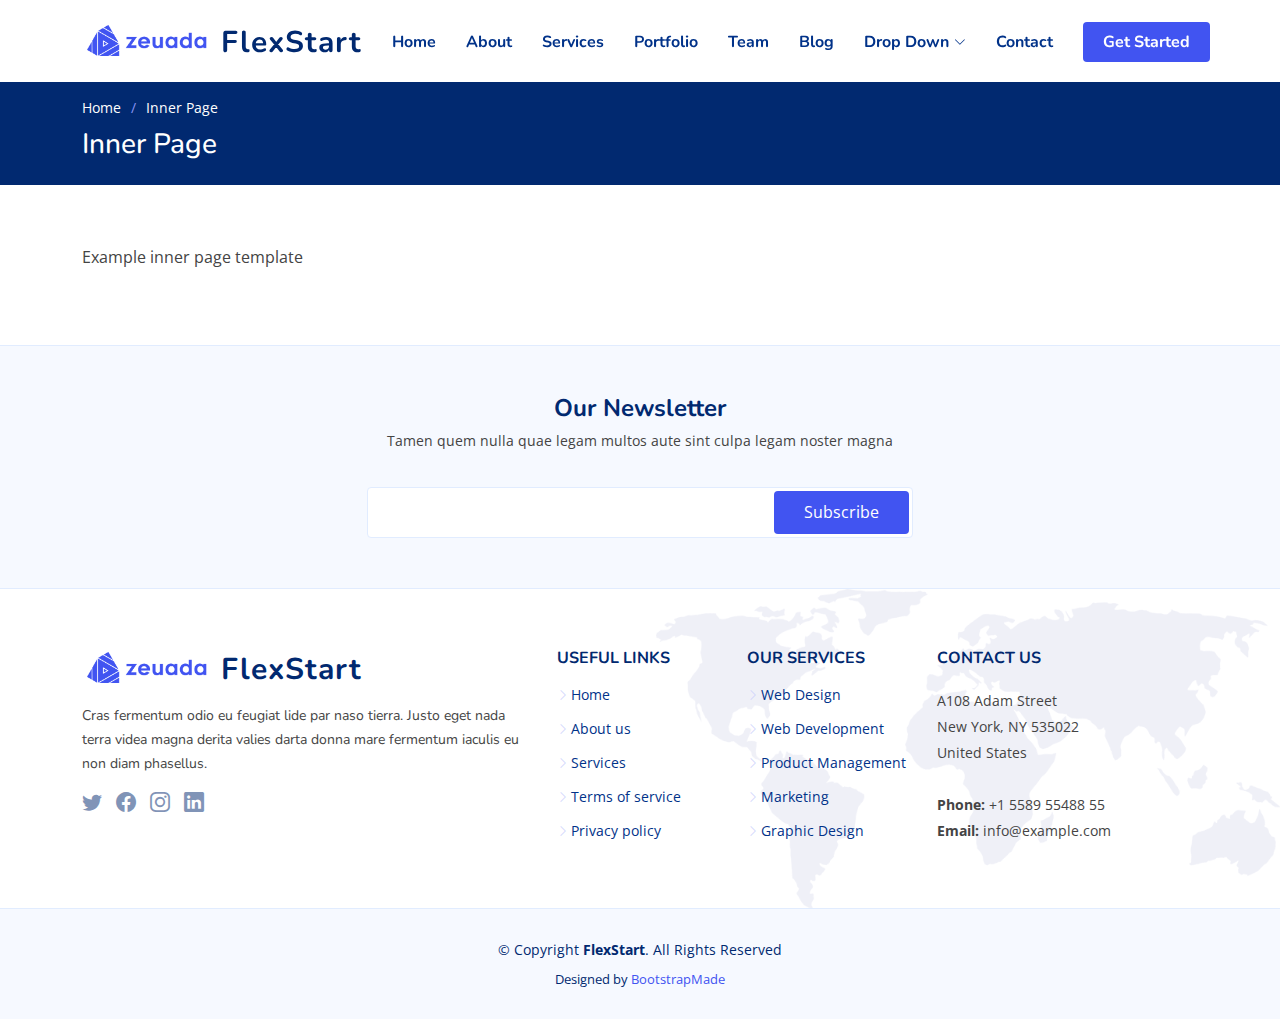
<file: inner-page.html>
<!DOCTYPE html>
<html lang="en">

<head>
  <meta charset="utf-8">
  <meta content="width=device-width, initial-scale=1.0" name="viewport">

  <title>Inner Page - FlexStart Bootstrap Template</title>
  <meta content="" name="description">
  <meta content="" name="keywords">

  <!-- Favicons -->
  <link href="assets/img/favicon.png" rel="icon">
  <link href="assets/img/apple-touch-icon.png" rel="apple-touch-icon">

  <!-- Google Fonts -->
  <link href="https://fonts.googleapis.com/css?family=Open+Sans:300,300i,400,400i,600,600i,700,700i|Nunito:300,300i,400,400i,600,600i,700,700i|Poppins:300,300i,400,400i,500,500i,600,600i,700,700i" rel="stylesheet">

  <!-- Vendor CSS Files -->
  <link href="assets/vendor/aos/aos.css" rel="stylesheet">
  <link href="assets/vendor/bootstrap/css/bootstrap.min.css" rel="stylesheet">
  <link href="assets/vendor/bootstrap-icons/bootstrap-icons.css" rel="stylesheet">
  <link href="assets/vendor/glightbox/css/glightbox.min.css" rel="stylesheet">
  <link href="assets/vendor/remixicon/remixicon.css" rel="stylesheet">
  <link href="assets/vendor/swiper/swiper-bundle.min.css" rel="stylesheet">

  <!-- Template Main CSS File -->
  <link href="assets/css/style.css" rel="stylesheet">

  <!-- =======================================================
  * Template Name: FlexStart
  * Updated: Mar 10 2023 with Bootstrap v5.2.3
  * Template URL: https://bootstrapmade.com/flexstart-bootstrap-startup-template/
  * Author: BootstrapMade.com
  * License: https://bootstrapmade.com/license/
  ======================================================== -->
</head>

<body>

  <!-- ======= Header ======= -->
  <header id="header" class="header fixed-top">
    <div class="container-fluid container-xl d-flex align-items-center justify-content-between">

      <a href="index.html" class="logo d-flex align-items-center">
        <img src="assets/img/logo.png" alt="">
        <span>FlexStart</span>
      </a>

      <nav id="navbar" class="navbar">
        <ul>
          <li><a class="nav-link scrollto " href="#hero">Home</a></li>
          <li><a class="nav-link scrollto" href="#about">About</a></li>
          <li><a class="nav-link scrollto" href="#services">Services</a></li>
          <li><a class="nav-link scrollto" href="#portfolio">Portfolio</a></li>
          <li><a class="nav-link scrollto" href="#team">Team</a></li>
          <li><a href="blog.html">Blog</a></li>
          <li class="dropdown"><a href="#"><span>Drop Down</span> <i class="bi bi-chevron-down"></i></a>
            <ul>
              <li><a href="#">Drop Down 1</a></li>
              <li class="dropdown"><a href="#"><span>Deep Drop Down</span> <i class="bi bi-chevron-right"></i></a>
                <ul>
                  <li><a href="#">Deep Drop Down 1</a></li>
                  <li><a href="#">Deep Drop Down 2</a></li>
                  <li><a href="#">Deep Drop Down 3</a></li>
                  <li><a href="#">Deep Drop Down 4</a></li>
                  <li><a href="#">Deep Drop Down 5</a></li>
                </ul>
              </li>
              <li><a href="#">Drop Down 2</a></li>
              <li><a href="#">Drop Down 3</a></li>
              <li><a href="#">Drop Down 4</a></li>
            </ul>
          </li>
          <li><a class="nav-link scrollto" href="#contact">Contact</a></li>
          <li><a class="getstarted scrollto" href="#about">Get Started</a></li>
        </ul>
        <i class="bi bi-list mobile-nav-toggle"></i>
      </nav><!-- .navbar -->

    </div>
  </header><!-- End Header -->

  <main id="main">

    <!-- ======= Breadcrumbs ======= -->
    <section class="breadcrumbs">
      <div class="container">

        <ol>
          <li><a href="index.html">Home</a></li>
          <li>Inner Page</li>
        </ol>
        <h2>Inner Page</h2>

      </div>
    </section><!-- End Breadcrumbs -->

    <section class="inner-page">
      <div class="container">
        <p>
          Example inner page template
        </p>
      </div>
    </section>

  </main><!-- End #main -->

  <!-- ======= Footer ======= -->
  <footer id="footer" class="footer">

    <div class="footer-newsletter">
      <div class="container">
        <div class="row justify-content-center">
          <div class="col-lg-12 text-center">
            <h4>Our Newsletter</h4>
            <p>Tamen quem nulla quae legam multos aute sint culpa legam noster magna</p>
          </div>
          <div class="col-lg-6">
            <form action="" method="post">
              <input type="email" name="email"><input type="submit" value="Subscribe">
            </form>
          </div>
        </div>
      </div>
    </div>

    <div class="footer-top">
      <div class="container">
        <div class="row gy-4">
          <div class="col-lg-5 col-md-12 footer-info">
            <a href="index.html" class="logo d-flex align-items-center">
              <img src="assets/img/logo.png" alt="">
              <span>FlexStart</span>
            </a>
            <p>Cras fermentum odio eu feugiat lide par naso tierra. Justo eget nada terra videa magna derita valies darta donna mare fermentum iaculis eu non diam phasellus.</p>
            <div class="social-links mt-3">
              <a href="#" class="twitter"><i class="bi bi-twitter"></i></a>
              <a href="#" class="facebook"><i class="bi bi-facebook"></i></a>
              <a href="#" class="instagram"><i class="bi bi-instagram"></i></a>
              <a href="#" class="linkedin"><i class="bi bi-linkedin"></i></a>
            </div>
          </div>

          <div class="col-lg-2 col-6 footer-links">
            <h4>Useful Links</h4>
            <ul>
              <li><i class="bi bi-chevron-right"></i> <a href="#">Home</a></li>
              <li><i class="bi bi-chevron-right"></i> <a href="#">About us</a></li>
              <li><i class="bi bi-chevron-right"></i> <a href="#">Services</a></li>
              <li><i class="bi bi-chevron-right"></i> <a href="#">Terms of service</a></li>
              <li><i class="bi bi-chevron-right"></i> <a href="#">Privacy policy</a></li>
            </ul>
          </div>

          <div class="col-lg-2 col-6 footer-links">
            <h4>Our Services</h4>
            <ul>
              <li><i class="bi bi-chevron-right"></i> <a href="#">Web Design</a></li>
              <li><i class="bi bi-chevron-right"></i> <a href="#">Web Development</a></li>
              <li><i class="bi bi-chevron-right"></i> <a href="#">Product Management</a></li>
              <li><i class="bi bi-chevron-right"></i> <a href="#">Marketing</a></li>
              <li><i class="bi bi-chevron-right"></i> <a href="#">Graphic Design</a></li>
            </ul>
          </div>

          <div class="col-lg-3 col-md-12 footer-contact text-center text-md-start">
            <h4>Contact Us</h4>
            <p>
              A108 Adam Street <br>
              New York, NY 535022<br>
              United States <br><br>
              <strong>Phone:</strong> +1 5589 55488 55<br>
              <strong>Email:</strong> info@example.com<br>
            </p>

          </div>

        </div>
      </div>
    </div>

    <div class="container">
      <div class="copyright">
        &copy; Copyright <strong><span>FlexStart</span></strong>. All Rights Reserved
      </div>
      <div class="credits">
        <!-- All the links in the footer should remain intact. -->
        <!-- You can delete the links only if you purchased the pro version. -->
        <!-- Licensing information: https://bootstrapmade.com/license/ -->
        <!-- Purchase the pro version with working PHP/AJAX contact form: https://bootstrapmade.com/flexstart-bootstrap-startup-template/ -->
        Designed by <a href="https://bootstrapmade.com/">BootstrapMade</a>
      </div>
    </div>
  </footer><!-- End Footer -->

  <a href="#" class="back-to-top d-flex align-items-center justify-content-center"><i class="bi bi-arrow-up-short"></i></a>

  <!-- Vendor JS Files -->
  <script src="assets/vendor/purecounter/purecounter_vanilla.js"></script>
  <script src="assets/vendor/aos/aos.js"></script>
  <script src="assets/vendor/bootstrap/js/bootstrap.bundle.min.js"></script>
  <script src="assets/vendor/glightbox/js/glightbox.min.js"></script>
  <script src="assets/vendor/isotope-layout/isotope.pkgd.min.js"></script>
  <script src="assets/vendor/swiper/swiper-bundle.min.js"></script>
  <script src="assets/vendor/php-email-form/validate.js"></script>

  <!-- Template Main JS File -->
  <script src="assets/js/main.js"></script>

</body>

</html>
</file>
<file: assets/css/style.css>
/**
* Template Name: FlexStart
* Updated: Mar 10 2023 with Bootstrap v5.2.3
* Template URL: https://bootstrapmade.com/flexstart-bootstrap-startup-template/
* Author: BootstrapMade.com
* License: https://bootstrapmade.com/license/
*/

/*--------------------------------------------------------------
# General
--------------------------------------------------------------*/
:root {
  scroll-behavior: smooth;
}

body {
  font-family: "Open Sans", sans-serif;
  color: #444444;
}

a {
  color: #4154f1;
  text-decoration: none;
}

a:hover {
  color: #717ff5;
  text-decoration: none;
}

h1,
h2,
h3,
h4,
h5,
h6 {
  font-family: "Nunito", sans-serif;
}

/*--------------------------------------------------------------
# Sections
--------------------------------------------------------------*/
section {
  padding: 60px 0;
  overflow: hidden;
}

.section-header {
  text-align: center;
  padding-bottom: 40px;
}

.section-header h2 {
  font-size: 13px;
  letter-spacing: 1px;
  font-weight: 700;
  margin: 0;
  color: #4154f1;
  text-transform: uppercase;
}

.section-header p {
  margin: 10px 0 0 0;
  padding: 0;
  font-size: 38px;
  line-height: 42px;
  font-weight: 700;
  color: #012970;
}

@media (max-width: 768px) {
  .section-header p {
    font-size: 28px;
    line-height: 32px;
  }
}

/*--------------------------------------------------------------
# Breadcrumbs
--------------------------------------------------------------*/
.breadcrumbs {
  padding: 15px 0;
  background: #012970;
  min-height: 40px;
  margin-top: 82px;
  color: #fff;
}

@media (max-width: 992px) {
  .breadcrumbs {
    margin-top: 57px;
  }
}

.breadcrumbs h2 {
  font-size: 28px;
  font-weight: 500;
}

.breadcrumbs ol {
  display: flex;
  flex-wrap: wrap;
  list-style: none;
  padding: 0 0 10px 0;
  margin: 0;
  font-size: 14px;
}

.breadcrumbs ol a {
  color: #fff;
  transition: 0.3s;
}

.breadcrumbs ol a:hover {
  text-decoration: underline;
}

.breadcrumbs ol li + li {
  padding-left: 10px;
}

.breadcrumbs ol li + li::before {
  display: inline-block;
  padding-right: 10px;
  color: #8894f6;
  content: "/";
}

/*--------------------------------------------------------------
# Back to top button
--------------------------------------------------------------*/
.back-to-top {
  position: fixed;
  visibility: hidden;
  opacity: 0;
  left: 15px;
  bottom: 15px;
  z-index: 99999;
  background: #4154f1;
  width: 40px;
  height: 40px;
  border-radius: 4px;
  transition: all 0.4s;
}

.back-to-top i {
  font-size: 24px;
  color: #fff;
  line-height: 0;
}

.back-to-top:hover {
  background: #6776f4;
  color: #fff;
}

.back-to-top.active {
  visibility: visible;
  opacity: 1;
}

/*--------------------------------------------------------------
# Disable aos animation delay on mobile devices
--------------------------------------------------------------*/
@media screen and (max-width: 768px) {
  [data-aos-delay] {
    transition-delay: 0 !important;
  }
}

/*--------------------------------------------------------------
# Header
--------------------------------------------------------------*/
.header {
  transition: all 0.5s;
  z-index: 997;
  padding: 20px 0;
}

.header.header-scrolled {
  background: #fff;
  padding: 15px 0;
  box-shadow: 0px 2px 20px rgba(1, 41, 112, 0.1);
}

.header .logo {
  line-height: 0;
}

.header .logo img {
  max-height: 40px;
  margin-right: 6px;
}

.header .logo span {
  font-size: 30px;
  font-weight: 700;
  letter-spacing: 1px;
  color: #012970;
  font-family: "Nunito", sans-serif;
  margin-top: 3px;
}

/*--------------------------------------------------------------
# Navigation Menu
--------------------------------------------------------------*/
/**
* Desktop Navigation 
*/
.navbar {
  padding: 0;
}

.navbar ul {
  margin: 0;
  padding: 0;
  display: flex;
  list-style: none;
  align-items: center;
}

.navbar li {
  position: relative;
}

.navbar a,
.navbar a:focus {
  display: flex;
  align-items: center;
  justify-content: space-between;
  padding: 10px 0 10px 30px;
  font-family: "Nunito", sans-serif;
  font-size: 16px;
  font-weight: 700;
  color: #013289;
  white-space: nowrap;
  transition: 0.3s;
}

.navbar a i,
.navbar a:focus i {
  font-size: 12px;
  line-height: 0;
  margin-left: 5px;
}

.navbar a:hover,
.navbar .active,
.navbar .active:focus,
.navbar li:hover > a {
  color: #4154f1;
}

.navbar .getstarted,
.navbar .getstarted:focus {
  background: #4154f1;
  padding: 8px 20px;
  margin-left: 30px;
  border-radius: 4px;
  color: #fff;
}

.navbar .getstarted:hover,
.navbar .getstarted:focus:hover {
  color: #fff;
  background: #5969f3;
}

.navbar .dropdown ul {
  display: block;
  position: absolute;
  left: 14px;
  top: calc(100% + 30px);
  margin: 0;
  padding: 10px 0;
  z-index: 99;
  opacity: 0;
  visibility: hidden;
  background: #fff;
  box-shadow: 0px 0px 30px rgba(127, 137, 161, 0.25);
  transition: 0.3s;
  border-radius: 4px;
}

.navbar .dropdown ul li {
  min-width: 200px;
}

.navbar .dropdown ul a {
  padding: 10px 20px;
  font-size: 15px;
  text-transform: none;
  font-weight: 600;
}

.navbar .dropdown ul a i {
  font-size: 12px;
}

.navbar .dropdown ul a:hover,
.navbar .dropdown ul .active:hover,
.navbar .dropdown ul li:hover > a {
  color: #4154f1;
}

.navbar .dropdown:hover > ul {
  opacity: 1;
  top: 100%;
  visibility: visible;
}

.navbar .dropdown .dropdown ul {
  top: 0;
  left: calc(100% - 30px);
  visibility: hidden;
}

.navbar .dropdown .dropdown:hover > ul {
  opacity: 1;
  top: 0;
  left: 100%;
  visibility: visible;
}

@media (max-width: 1366px) {
  .navbar .dropdown .dropdown ul {
    left: -90%;
  }

  .navbar .dropdown .dropdown:hover > ul {
    left: -100%;
  }
}

/**
* Mobile Navigation 
*/
.mobile-nav-toggle {
  color: #012970;
  font-size: 28px;
  cursor: pointer;
  display: none;
  line-height: 0;
  transition: 0.5s;
}

.mobile-nav-toggle.bi-x {
  color: #fff;
}

@media (max-width: 991px) {
  .mobile-nav-toggle {
    display: block;
  }

  .navbar ul {
    display: none;
  }
}

.navbar-mobile {
  position: fixed;
  overflow: hidden;
  top: 0;
  right: 0;
  left: 0;
  bottom: 0;
  background: rgba(1, 22, 61, 0.9);
  transition: 0.3s;
}

.navbar-mobile .mobile-nav-toggle {
  position: absolute;
  top: 15px;
  right: 15px;
}

.navbar-mobile ul {
  display: block;
  position: absolute;
  top: 55px;
  right: 15px;
  bottom: 15px;
  left: 15px;
  padding: 10px 0;
  border-radius: 10px;
  background-color: #fff;
  overflow-y: auto;
  transition: 0.3s;
}

.navbar-mobile a,
.navbar-mobile a:focus {
  padding: 10px 20px;
  font-size: 15px;
  color: #012970;
}

.navbar-mobile a:hover,
.navbar-mobile .active,
.navbar-mobile li:hover > a {
  color: #4154f1;
}

.navbar-mobile .getstarted,
.navbar-mobile .getstarted:focus {
  margin: 15px;
}

.navbar-mobile .dropdown ul {
  position: static;
  display: none;
  margin: 10px 20px;
  padding: 10px 0;
  z-index: 99;
  opacity: 1;
  visibility: visible;
  background: #fff;
  box-shadow: 0px 0px 30px rgba(127, 137, 161, 0.25);
}

.navbar-mobile .dropdown ul li {
  min-width: 200px;
}

.navbar-mobile .dropdown ul a {
  padding: 10px 20px;
}

.navbar-mobile .dropdown ul a i {
  font-size: 12px;
}

.navbar-mobile .dropdown ul a:hover,
.navbar-mobile .dropdown ul .active:hover,
.navbar-mobile .dropdown ul li:hover > a {
  color: #4154f1;
}

.navbar-mobile .dropdown > .dropdown-active {
  display: block;
}

/*--------------------------------------------------------------
# Hero Section
--------------------------------------------------------------*/
.hero {
  width: 100%;
  height: 100vh;
  background: url(../img/hero-bg.png) top center no-repeat;
  background-size: cover;
}

.hero h1 {
  margin: 0;
  font-size: 48px;
  font-weight: 700;
  color: #012970;
}

.hero h2 {
  color: #444444;
  margin: 15px 0 0 0;
  font-size: 26px;
}

.hero .btn-get-started {
  margin-top: 30px;
  line-height: 0;
  padding: 15px 40px;
  border-radius: 4px;
  transition: 0.5s;
  color: #fff;
  background: #4154f1;
  box-shadow: 0px 5px 30px rgba(65, 84, 241, 0.4);
}

.hero .btn-get-started span {
  font-family: "Nunito", sans-serif;
  font-weight: 600;
  font-size: 16px;
  letter-spacing: 1px;
}

.hero .btn-get-started i {
  margin-left: 5px;
  font-size: 18px;
  transition: 0.3s;
}

.hero .btn-get-started:hover i {
  transform: translateX(5px);
}

.hero .hero-img {
  text-align: right;
}

/* .hero-img .animated {
  animation: up-down 2s ease-in-out infinite alternate-reverse both;
}

@keyframes up-down {
  0% {
    transform: translateY(10px);
  }
  100% {
    transform: translateY(-10px);
  }
} */

@media (min-width: 1024px) {
  .hero {
    background-attachment: fixed;
  }
}

@media (max-width: 991px) {
  .hero {
    height: auto;
    padding: 120px 0 60px 0;
  }

  .hero .hero-img {
    text-align: center;
    margin-top: 80px;
  }

  .hero .hero-img img {
    width: 80%;
  }
}

@media (max-width: 768px) {
  .hero {
    text-align: center;
  }

  .hero h1 {
    font-size: 32px;
  }

  .hero h2 {
    font-size: 24px;
  }

  .hero .hero-img img {
    width: 100%;
  }
}

/*--------------------------------------------------------------
# Index Page
--------------------------------------------------------------*/
/*--------------------------------------------------------------
# About
--------------------------------------------------------------*/
.about .content {
  background-color: #f6f9ff;
  padding: 40px;
}

.about h3 {
  font-size: 14px;
  font-weight: 700;
  color: #4154f1;
  text-transform: uppercase;
}

.about h2 {
  font-size: 24px;
  font-weight: 700;
  color: #012970;
}

.about p {
  margin: 15px 0 30px 0;
  line-height: 24px;
}

.about .btn-read-more {
  line-height: 0;
  padding: 15px 40px;
  border-radius: 4px;
  transition: 0.5s;
  color: #fff;
  background: #4154f1;
  box-shadow: 0px 5px 25px rgba(65, 84, 241, 0.3);
}

.about .btn-read-more span {
  font-family: "Nunito", sans-serif;
  font-weight: 600;
  font-size: 16px;
  letter-spacing: 1px;
}

.about .btn-read-more i {
  margin-left: 5px;
  font-size: 18px;
  transition: 0.3s;
}

.about .btn-read-more:hover i {
  transform: translateX(5px);
}

/*--------------------------------------------------------------
# Values
--------------------------------------------------------------*/
.values .box {
  padding: 30px;
  box-shadow: 0px 0 5px rgba(1, 41, 112, 0.08);
  text-align: center;
  transition: 0.3s;
  height: 100%;
}

.values .box img {
  padding: 30px 50px;
  transition: 0.5s;
  transform: scale(1.1);
}

.values .box h3 {
  font-size: 24px;
  color: #012970;
  font-weight: 700;
  margin-bottom: 18px;
}

.values .box:hover {
  box-shadow: 0px 0 30px rgba(1, 41, 112, 0.08);
}

.values .box:hover img {
  transform: scale(1);
}

/*--------------------------------------------------------------
# Counts
--------------------------------------------------------------*/
.counts {
  padding: 70px 0 60px;
}

.counts .count-box {
  display: flex;
  align-items: center;
  padding: 30px;
  width: 100%;
  background: #fff;
  box-shadow: 0px 0 30px rgba(1, 41, 112, 0.08);
}

.counts .count-box i {
  font-size: 42px;
  line-height: 0;
  margin-right: 20px;
  color: #4154f1;
}

.counts .count-box span {
  font-size: 36px;
  display: block;
  font-weight: 600;
  color: #0b198f;
}

.counts .count-box p {
  padding: 0;
  margin: 0;
  font-family: "Nunito", sans-serif;
  font-size: 14px;
}

/*--------------------------------------------------------------
# Features
--------------------------------------------------------------*/
.features .feature-box {
  padding: 24px 20px;
  box-shadow: 0px 0 30px rgba(1, 41, 112, 0.08);
  transition: 0.3s;
  height: 100%;
}

.features .feature-box h3 {
  font-size: 18px;
  color: #012970;
  font-weight: 700;
  margin: 0;
}

.features .feature-box i {
  line-height: 0;
  background: #ecf3ff;
  padding: 4px;
  margin-right: 10px;
  font-size: 24px;
  border-radius: 3px;
  transition: 0.3s;
}

.features .feature-box:hover i {
  background: #4154f1;
  color: #fff;
}

.features .feture-tabs {
  margin-top: 120px;
}

.features .feture-tabs h3 {
  color: #012970;
  font-weight: 700;
  font-size: 32px;
  margin-bottom: 10px;
}

@media (max-width: 768px) {
  .features .feture-tabs h3 {
    font-size: 28px;
  }
}

.features .feture-tabs .nav-pills {
  border-bottom: 1px solid #eee;
}

.features .feture-tabs .nav-link {
  background: none;
  text-transform: uppercase;
  font-size: 15px;
  font-weight: 600;
  color: #012970;
  padding: 12px 0;
  margin-right: 25px;
  margin-bottom: -2px;
  border-radius: 0;
}

.features .feture-tabs .nav-link.active {
  color: #4154f1;
  border-bottom: 3px solid #4154f1;
}

.features .feture-tabs .tab-content h4 {
  font-size: 18px;
  margin: 0;
  font-weight: 700;
  color: #012970;
}

.features .feture-tabs .tab-content i {
  font-size: 24px;
  line-height: 0;
  margin-right: 8px;
  color: #4154f1;
}

.features .feature-icons {
  margin-top: 120px;
}

.features .feature-icons h3 {
  color: #012970;
  font-weight: 700;
  font-size: 32px;
  margin-bottom: 20px;
  text-align: center;
}

@media (max-width: 768px) {
  .features .feature-icons h3 {
    font-size: 28px;
  }
}

.features .feature-icons .content .icon-box {
  display: flex;
}

.features .feature-icons .content .icon-box h4 {
  font-size: 20px;
  font-weight: 700;
  margin: 0 0 10px 0;
  color: #012970;
}

.features .feature-icons .content .icon-box i {
  font-size: 44px;
  line-height: 44px;
  color: #0245bc;
  margin-right: 15px;
}

.features .feature-icons .content .icon-box p {
  font-size: 15px;
  color: #848484;
}

/*--------------------------------------------------------------
# Services
--------------------------------------------------------------*/
.services .service-box {
  box-shadow: 0px 0 30px rgba(1, 41, 112, 0.08);
  height: 100%;
  padding: 60px 30px;
  text-align: center;
  transition: 0.3s;
  border-radius: 5px;
}

.services .service-box .icon {
  font-size: 36px;
  padding: 40px 20px;
  border-radius: 4px;
  position: relative;
  margin-bottom: 25px;
  display: inline-block;
  line-height: 0;
  transition: 0.3s;
}

.services .service-box h3 {
  color: #444444;
  font-weight: 700;
}

.services .service-box .read-more {
  display: inline-flex;
  align-items: center;
  justify-content: center;
  font-weight: 600;
  font-size: 16px;
  padding: 8px 20px;
}

.services .service-box .read-more i {
  line-height: 0;
  margin-left: 5px;
  font-size: 18px;
}

.services .service-box.blue {
  border-bottom: 3px solid #2db6fa;
}

.services .service-box.blue .icon {
  color: #2db6fa;
  background: #dbf3fe;
}

.services .service-box.blue .read-more {
  color: #2db6fa;
}

.services .service-box.blue:hover {
  background: #2db6fa;
}

.services .service-box.orange {
  border-bottom: 3px solid #f68c09;
}

.services .service-box.orange .icon {
  color: #f68c09;
  background: #fde3c4;
}

.services .service-box.orange .read-more {
  color: #f68c09;
}

.services .service-box.orange:hover {
  background: #f68c09;
}

.services .service-box.green {
  border-bottom: 3px solid #08da4e;
}

.services .service-box.green .icon {
  color: #08da4e;
  background: #cffddf;
}

.services .service-box.green .read-more {
  color: #08da4e;
}

.services .service-box.green:hover {
  background: #08da4e;
}

.services .service-box.red {
  border-bottom: 3px solid #e9222c;
}

.services .service-box.red .icon {
  color: #e9222c;
  background: #fef7f8;
}

.services .service-box.red .read-more {
  color: #e9222c;
}

.services .service-box.red:hover {
  background: #e9222c;
}

.services .service-box.purple {
  border-bottom: 3px solid #b50edf;
}

.services .service-box.purple .icon {
  color: #b50edf;
  background: #f8e4fd;
}

.services .service-box.purple .read-more {
  color: #b50edf;
}

.services .service-box.purple:hover {
  background: #b50edf;
}

.services .service-box.pink {
  border-bottom: 3px solid #f51f9c;
}

.services .service-box.pink .icon {
  color: #f51f9c;
  background: #feecf7;
}

.services .service-box.pink .read-more {
  color: #f51f9c;
}

.services .service-box.pink:hover {
  background: #f51f9c;
}

.services .service-box:hover h3,
.services .service-box:hover p,
.services .service-box:hover .read-more {
  color: #fff;
}

.services .service-box:hover .icon {
  background: #fff;
}

/*--------------------------------------------------------------
# Pricing
--------------------------------------------------------------*/
.pricing .box {
  padding: 40px 20px;
  background: #fff;
  text-align: center;
  box-shadow: 0px 0 30px rgba(1, 41, 112, 0.08);
  border-radius: 4px;
  position: relative;
  overflow: hidden;
  transition: 0.3s;
}

.pricing .box:hover {
  transform: scale(1.1);
  box-shadow: 0px 0 30px rgba(1, 41, 112, 0.1);
}

.pricing h3 {
  font-weight: 700;
  font-size: 18px;
  margin-bottom: 15px;
}

.pricing .price {
  font-size: 36px;
  color: #444444;
  font-weight: 600;
  font-family: "Poppins", sans-serif;
}

.pricing .price sup {
  font-size: 20px;
  top: -15px;
  left: -3px;
}

.pricing .price span {
  color: #bababa;
  font-size: 16px;
  font-weight: 300;
}

.pricing img {
  padding: 30px 40px;
}

.pricing ul {
  padding: 0;
  list-style: none;
  color: #444444;
  text-align: center;
  line-height: 26px;
  font-size: 16px;
  margin-bottom: 25px;
}

.pricing ul li {
  padding-bottom: 10px;
}

.pricing ul .na {
  color: #ccc;
  text-decoration: line-through;
}

.pricing .btn-buy {
  display: inline-block;
  padding: 8px 40px 10px 40px;
  border-radius: 50px;
  color: #4154f1;
  transition: none;
  font-size: 16px;
  font-weight: 400;
  font-family: "Nunito", sans-serif;
  font-weight: 600;
  transition: 0.3s;
  border: 1px solid #4154f1;
}

.pricing .btn-buy:hover {
  background: #4154f1;
  color: #fff;
}

.pricing .featured {
  width: 200px;
  position: absolute;
  top: 18px;
  right: -68px;
  transform: rotate(45deg);
  z-index: 1;
  font-size: 14px;
  padding: 1px 0 3px 0;
  background: #4154f1;
  color: #fff;
}

/*--------------------------------------------------------------
# F.A.Q
--------------------------------------------------------------*/
.faq .accordion-collapse {
  border: 0;
}

.faq .accordion-button {
  padding: 15px 15px 20px 0;
  font-weight: 600;
  border: 0;
  font-size: 18px;
  color: #444444;
  text-align: left;
}

.faq .accordion-button:focus {
  box-shadow: none;
}

.faq .accordion-button:not(.collapsed) {
  background: none;
  color: #4154f1;
  border-bottom: 0;
}

.faq .accordion-body {
  padding: 0 0 25px 0;
  border: 0;
}

/*--------------------------------------------------------------
# Portfolio
--------------------------------------------------------------*/
.portfolio #portfolio-flters {
  padding: 0;
  margin: 0 auto 25px auto;
  list-style: none;
  text-align: center;
  background: white;
  border-radius: 50px;
  padding: 2px 15px;
}

.portfolio #portfolio-flters li {
  cursor: pointer;
  display: inline-block;
  padding: 8px 20px 10px 20px;
  font-size: 15px;
  font-weight: 600;
  line-height: 1;
  color: #444444;
  margin: 0 4px 8px 4px;
  transition: 0.3s;
  border-radius: 50px;
  border: 1px solid #fff;
}

.portfolio #portfolio-flters li:hover,
.portfolio #portfolio-flters li.filter-active {
  color: #4154f1;
  border-color: #4154f1;
}

.portfolio #portfolio-flters li:last-child {
  margin-right: 0;
}

.portfolio .portfolio-wrap {
  transition: 0.3s;
  position: relative;
  overflow: hidden;
  z-index: 1;
  background: rgba(255, 255, 255, 0.75);
}

.portfolio .portfolio-wrap::before {
  content: "";
  background: rgba(255, 255, 255, 0.75);
  position: absolute;
  left: 30px;
  right: 30px;
  top: 30px;
  bottom: 30px;
  transition: all ease-in-out 0.3s;
  z-index: 2;
  opacity: 0;
}

.portfolio .portfolio-wrap img {
  transition: 1s;
}

.portfolio .portfolio-wrap .portfolio-info {
  opacity: 0;
  position: absolute;
  top: 0;
  left: 0;
  right: 0;
  bottom: 0;
  text-align: center;
  z-index: 3;
  transition: all ease-in-out 0.3s;
  display: flex;
  flex-direction: column;
  justify-content: center;
  align-items: center;
}

.portfolio .portfolio-wrap .portfolio-info::before {
  display: block;
  content: "";
  width: 48px;
  height: 48px;
  position: absolute;
  top: 35px;
  left: 35px;
  border-top: 3px solid rgba(1, 41, 112, 0.2);
  border-left: 3px solid rgba(1, 41, 112, 0.2);
  transition: all 0.5s ease 0s;
  z-index: 9994;
}

.portfolio .portfolio-wrap .portfolio-info::after {
  display: block;
  content: "";
  width: 48px;
  height: 48px;
  position: absolute;
  bottom: 35px;
  right: 35px;
  border-bottom: 3px solid rgba(1, 41, 112, 0.2);
  border-right: 3px solid rgba(1, 41, 112, 0.2);
  transition: all 0.5s ease 0s;
  z-index: 9994;
}

.portfolio .portfolio-wrap .portfolio-info h4 {
  font-size: 20px;
  color: #012970;
  font-weight: 700;
}

.portfolio .portfolio-wrap .portfolio-info p {
  color: #012970;
  font-weight: 600;
  font-size: 14px;
  text-transform: uppercase;
  padding: 0;
  margin: 0;
}

.portfolio .portfolio-wrap .portfolio-links {
  text-align: center;
  z-index: 4;
}

.portfolio .portfolio-wrap .portfolio-links a {
  color: #fff;
  background: #4154f1;
  margin: 10px 2px;
  width: 36px;
  height: 36px;
  display: inline-flex;
  align-items: center;
  justify-content: center;
  border-radius: 50%;
  transition: 0.3s;
}

.portfolio .portfolio-wrap .portfolio-links a i {
  font-size: 24px;
  line-height: 0;
}

.portfolio .portfolio-wrap .portfolio-links a:hover {
  background: #5969f3;
}

.portfolio .portfolio-wrap:hover img {
  transform: scale(1.1);
}

.portfolio .portfolio-wrap:hover::before {
  top: 0;
  left: 0;
  right: 0;
  bottom: 0;
  opacity: 1;
}

.portfolio .portfolio-wrap:hover .portfolio-info {
  opacity: 1;
}

.portfolio .portfolio-wrap:hover .portfolio-info::before {
  top: 15px;
  left: 15px;
}

.portfolio .portfolio-wrap:hover .portfolio-info::after {
  bottom: 15px;
  right: 15px;
}

/*--------------------------------------------------------------
# Portfolio Details
--------------------------------------------------------------*/
.portfolio-details {
  padding-top: 40px;
}

.portfolio-details .portfolio-details-slider img {
  width: 100%;
}

.portfolio-details .portfolio-details-slider .swiper-pagination {
  margin-top: 20px;
  position: relative;
}

.portfolio-details
  .portfolio-details-slider
  .swiper-pagination
  .swiper-pagination-bullet {
  width: 12px;
  height: 12px;
  background-color: #fff;
  opacity: 1;
  border: 1px solid #4154f1;
}

.portfolio-details
  .portfolio-details-slider
  .swiper-pagination
  .swiper-pagination-bullet-active {
  background-color: #4154f1;
}

.portfolio-details .portfolio-info {
  padding: 30px;
  box-shadow: 0px 0 30px rgba(1, 41, 112, 0.08);
}

.portfolio-details .portfolio-info h3 {
  font-size: 22px;
  font-weight: 700;
  margin-bottom: 20px;
  padding-bottom: 20px;
  border-bottom: 1px solid #eee;
}

.portfolio-details .portfolio-info ul {
  list-style: none;
  padding: 0;
  font-size: 15px;
}

.portfolio-details .portfolio-info ul li + li {
  margin-top: 10px;
}

.portfolio-details .portfolio-description {
  padding-top: 30px;
}

.portfolio-details .portfolio-description h2 {
  font-size: 26px;
  font-weight: 700;
  margin-bottom: 20px;
}

.portfolio-details .portfolio-description p {
  padding: 0;
}

/*--------------------------------------------------------------
# Testimonials
--------------------------------------------------------------*/
.testimonials .testimonial-item {
  box-sizing: content-box;
  padding: 30px;
  margin: 40px 30px;
  box-shadow: 0px 0 20px rgba(1, 41, 112, 0.1);
  background: #fff;
  min-height: 320px;
  display: flex;
  flex-direction: column;
  text-align: center;
  transition: 0.3s;
}

.testimonials .testimonial-item .stars {
  margin-bottom: 15px;
}

.testimonials .testimonial-item .stars i {
  color: #ffc107;
  margin: 0 1px;
}

.testimonials .testimonial-item .testimonial-img {
  width: 90px;
  border-radius: 50%;
  border: 4px solid #fff;
  margin: 0 auto;
}

.testimonials .testimonial-item h3 {
  font-size: 18px;
  font-weight: bold;
  margin: 10px 0 5px 0;
  color: #111;
}

.testimonials .testimonial-item h4 {
  font-size: 14px;
  color: #999;
  margin: 0;
}

.testimonials .testimonial-item p {
  font-style: italic;
  margin: 0 auto 15px auto;
}

.testimonials .swiper-pagination {
  margin-top: 20px;
  position: relative;
}

.testimonials .swiper-pagination .swiper-pagination-bullet {
  width: 12px;
  height: 12px;
  background-color: #fff;
  opacity: 1;
  border: 1px solid #4154f1;
}

.testimonials .swiper-pagination .swiper-pagination-bullet-active {
  background-color: #4154f1;
}

.testimonials .swiper-slide {
  opacity: 0.3;
}

@media (max-width: 1199px) {
  .testimonials .swiper-slide-active {
    opacity: 1;
  }

  .testimonials .swiper-pagination {
    margin-top: 0;
  }
}

@media (min-width: 1200px) {
  .testimonials .swiper-slide-next {
    opacity: 1;
    transform: scale(1.12);
  }
}

/*--------------------------------------------------------------
# Team
--------------------------------------------------------------*/
.team {
  background: #fff;
  padding: 60px 0;
}

.team .member {
  overflow: hidden;
  text-align: center;
  border-radius: 5px;
  background: #fff;
  box-shadow: 0px 0 30px rgba(1, 41, 112, 0.08);
  transition: 0.3s;
}

.team .member .member-img {
  position: relative;
  overflow: hidden;
}

.team .member .member-img:after {
  position: absolute;
  content: "";
  left: 0;
  bottom: 0;
  height: 100%;
  width: 100%;
  background: url(../img/team-shape.svg) no-repeat center bottom;
  background-size: contain;
  z-index: 1;
}

.team .member .social {
  position: absolute;
  right: -100%;
  top: 30px;
  opacity: 0;
  border-radius: 4px;
  transition: 0.5s;
  background: rgba(255, 255, 255, 0.3);
  z-index: 2;
}

.team .member .social a {
  transition: color 0.3s;
  color: rgba(1, 41, 112, 0.5);
  margin: 15px 12px;
  display: block;
  line-height: 0;
  text-align: center;
}

.team .member .social a:hover {
  color: rgba(1, 41, 112, 0.8);
}

.team .member .social i {
  font-size: 18px;
}

.team .member .member-info {
  padding: 10px 15px 20px 15px;
}

.team .member .member-info h4 {
  font-weight: 700;
  margin-bottom: 5px;
  font-size: 20px;
  color: #012970;
}

.team .member .member-info span {
  display: block;
  font-size: 14px;
  font-weight: 400;
  color: #aaaaaa;
}

.team .member .member-info p {
  font-style: italic;
  font-size: 14px;
  padding-top: 15px;
  line-height: 26px;
  color: #5e5e5e;
}

.team .member:hover {
  transform: scale(1.08);
  box-shadow: 0px 0 30px rgba(1, 41, 112, 0.1);
}

.team .member:hover .social {
  right: 8px;
  opacity: 1;
}

/*--------------------------------------------------------------
# Clients
--------------------------------------------------------------*/
.clients .clients-slider .swiper-slide img {
  opacity: 0.5;
  transition: 0.3s;
}

.clients .clients-slider .swiper-slide img:hover {
  opacity: 1;
}

.clients .clients-slider .swiper-pagination {
  margin-top: 20px;
  position: relative;
}

.clients .clients-slider .swiper-pagination .swiper-pagination-bullet {
  width: 12px;
  height: 12px;
  background-color: #fff;
  opacity: 1;
  border: 1px solid #4154f1;
}

.clients .clients-slider .swiper-pagination .swiper-pagination-bullet-active {
  background-color: #4154f1;
}

/*--------------------------------------------------------------
# Recent Blog Posts
--------------------------------------------------------------*/
.recent-blog-posts .post-box {
  box-shadow: 0px 0 30px rgba(1, 41, 112, 0.08);
  transition: 0.3s;
  height: 100%;
  overflow: hidden;
  padding: 30px;
  border-radius: 8px;
  position: relative;
  display: flex;
  flex-direction: column;
}

.recent-blog-posts .post-box .post-img {
  overflow: hidden;
  margin: -30px -30px 15px -30px;
  position: relative;
}

.recent-blog-posts .post-box .post-img img {
  transition: 0.5s;
}

.recent-blog-posts .post-box .post-date {
  font-size: 16px;
  font-weight: 600;
  color: rgba(1, 41, 112, 0.6);
  display: block;
  margin-bottom: 10px;
}

.recent-blog-posts .post-box .post-title {
  font-size: 24px;
  color: #012970;
  font-weight: 700;
  margin-bottom: 18px;
  position: relative;
  transition: 0.3s;
}

.recent-blog-posts .post-box .readmore {
  display: flex;
  align-items: center;
  font-weight: 600;
  line-height: 1;
  transition: 0.3s;
}

.recent-blog-posts .post-box .readmore i {
  line-height: 0;
  margin-left: 4px;
  font-size: 18px;
}

.recent-blog-posts .post-box:hover .post-title {
  color: #4154f1;
}

.recent-blog-posts .post-box:hover .post-img img {
  transform: rotate(6deg) scale(1.2);
}

/*--------------------------------------------------------------
# Contact
--------------------------------------------------------------*/
.contact .info-box {
  color: #444444;
  background: #fafbff;
  padding: 30px;
}

.contact .info-box i {
  font-size: 38px;
  line-height: 0;
  color: #4154f1;
}

.contact .info-box h3 {
  font-size: 20px;
  color: #012970;
  font-weight: 700;
  margin: 20px 0 10px 0;
}

.contact .info-box p {
  padding: 0;
  line-height: 24px;
  font-size: 14px;
  margin-bottom: 0;
}

.contact .php-email-form {
  background: #fafbff;
  padding: 30px;
  height: 100%;
}

.contact .php-email-form .error-message {
  display: none;
  color: #fff;
  background: #ed3c0d;
  text-align: left;
  padding: 15px;
  margin-bottom: 24px;
  font-weight: 600;
}

.contact .php-email-form .sent-message {
  display: none;
  color: #fff;
  background: #18d26e;
  text-align: center;
  padding: 15px;
  margin-bottom: 24px;
  font-weight: 600;
}

.contact .php-email-form .loading {
  display: none;
  background: #fff;
  text-align: center;
  padding: 15px;
  margin-bottom: 24px;
}

.contact .php-email-form .loading:before {
  content: "";
  display: inline-block;
  border-radius: 50%;
  width: 24px;
  height: 24px;
  margin: 0 10px -6px 0;
  border: 3px solid #18d26e;
  border-top-color: #eee;
  animation: animate-loading 1s linear infinite;
}

.contact .php-email-form input,
.contact .php-email-form textarea {
  border-radius: 0;
  box-shadow: none;
  font-size: 14px;
  border-radius: 0;
}

.contact .php-email-form input:focus,
.contact .php-email-form textarea:focus {
  border-color: #4154f1;
}

.contact .php-email-form input {
  padding: 10px 15px;
}

.contact .php-email-form textarea {
  padding: 12px 15px;
}

.contact .php-email-form button[type="submit"] {
  background: #4154f1;
  border: 0;
  padding: 10px 30px;
  color: #fff;
  transition: 0.4s;
  border-radius: 4px;
}

.contact .php-email-form button[type="submit"]:hover {
  background: #5969f3;
}

@keyframes animate-loading {
  0% {
    transform: rotate(0deg);
  }

  100% {
    transform: rotate(360deg);
  }
}

/*--------------------------------------------------------------
# Blog
--------------------------------------------------------------*/
.blog {
  padding: 40px 0 20px 0;
}

.blog .entry {
  padding: 30px;
  margin-bottom: 60px;
  box-shadow: 0 4px 16px rgba(0, 0, 0, 0.1);
}

.blog .entry .entry-img {
  max-height: 440px;
  margin: -30px -30px 20px -30px;
  overflow: hidden;
}

.blog .entry .entry-title {
  font-size: 28px;
  font-weight: bold;
  padding: 0;
  margin: 0 0 20px 0;
}

.blog .entry .entry-title a {
  color: #012970;
  transition: 0.3s;
}

.blog .entry .entry-title a:hover {
  color: #4154f1;
}

.blog .entry .entry-meta {
  margin-bottom: 15px;
  color: #4084fd;
}

.blog .entry .entry-meta ul {
  display: flex;
  flex-wrap: wrap;
  list-style: none;
  align-items: center;
  padding: 0;
  margin: 0;
}

.blog .entry .entry-meta ul li + li {
  padding-left: 20px;
}

.blog .entry .entry-meta i {
  font-size: 16px;
  margin-right: 8px;
  line-height: 0;
}

.blog .entry .entry-meta a {
  color: #777777;
  font-size: 14px;
  display: inline-block;
  line-height: 1;
}

.blog .entry .entry-content p {
  line-height: 24px;
}

.blog .entry .entry-content .read-more {
  -moz-text-align-last: right;
  text-align-last: right;
}

.blog .entry .entry-content .read-more a {
  display: inline-block;
  background: #4154f1;
  color: #fff;
  padding: 6px 20px;
  transition: 0.3s;
  font-size: 14px;
  border-radius: 4px;
}

.blog .entry .entry-content .read-more a:hover {
  background: #5969f3;
}

.blog .entry .entry-content h3 {
  font-size: 22px;
  margin-top: 30px;
  font-weight: bold;
}

.blog .entry .entry-content blockquote {
  overflow: hidden;
  background-color: #fafafa;
  padding: 60px;
  position: relative;
  text-align: center;
  margin: 20px 0;
}

.blog .entry .entry-content blockquote p {
  color: #444444;
  line-height: 1.6;
  margin-bottom: 0;
  font-style: italic;
  font-weight: 500;
  font-size: 22px;
}

.blog .entry .entry-content blockquote::after {
  content: "";
  position: absolute;
  left: 0;
  top: 0;
  bottom: 0;
  width: 3px;
  background-color: #012970;
  margin-top: 20px;
  margin-bottom: 20px;
}

.blog .entry .entry-footer {
  padding-top: 10px;
  border-top: 1px solid #e6e6e6;
}

.blog .entry .entry-footer i {
  color: #0d64fd;
  display: inline;
}

.blog .entry .entry-footer a {
  color: #013289;
  transition: 0.3s;
}

.blog .entry .entry-footer a:hover {
  color: #4154f1;
}

.blog .entry .entry-footer .cats {
  list-style: none;
  display: inline;
  padding: 0 20px 0 0;
  font-size: 14px;
}

.blog .entry .entry-footer .cats li {
  display: inline-block;
}

.blog .entry .entry-footer .tags {
  list-style: none;
  display: inline;
  padding: 0;
  font-size: 14px;
}

.blog .entry .entry-footer .tags li {
  display: inline-block;
}

.blog .entry .entry-footer .tags li + li::before {
  padding-right: 6px;
  color: #6c757d;
  content: ",";
}

.blog .entry .entry-footer .share {
  font-size: 16px;
}

.blog .entry .entry-footer .share i {
  padding-left: 5px;
}

.blog .entry-single {
  margin-bottom: 30px;
}

.blog .blog-author {
  padding: 20px;
  margin-bottom: 30px;
  box-shadow: 0 4px 16px rgba(0, 0, 0, 0.1);
}

.blog .blog-author img {
  width: 120px;
  margin-right: 20px;
}

.blog .blog-author h4 {
  font-weight: 600;
  font-size: 22px;
  margin-bottom: 0px;
  padding: 0;
  color: #012970;
}

.blog .blog-author .social-links {
  margin: 0 10px 10px 0;
}

.blog .blog-author .social-links a {
  color: rgba(1, 41, 112, 0.5);
  margin-right: 5px;
}

.blog .blog-author p {
  font-style: italic;
  color: #b7b7b7;
}

.blog .blog-comments {
  margin-bottom: 30px;
}

.blog .blog-comments .comments-count {
  font-weight: bold;
}

.blog .blog-comments .comment {
  margin-top: 30px;
  position: relative;
}

.blog .blog-comments .comment .comment-img {
  margin-right: 14px;
}

.blog .blog-comments .comment .comment-img img {
  width: 60px;
}

.blog .blog-comments .comment h5 {
  font-size: 16px;
  margin-bottom: 2px;
}

.blog .blog-comments .comment h5 a {
  font-weight: bold;
  color: #444444;
  transition: 0.3s;
}

.blog .blog-comments .comment h5 a:hover {
  color: #4154f1;
}

.blog .blog-comments .comment h5 .reply {
  padding-left: 10px;
  color: #012970;
}

.blog .blog-comments .comment h5 .reply i {
  font-size: 20px;
}

.blog .blog-comments .comment time {
  display: block;
  font-size: 14px;
  color: #013ca3;
  margin-bottom: 5px;
}

.blog .blog-comments .comment.comment-reply {
  padding-left: 40px;
}

.blog .blog-comments .reply-form {
  margin-top: 30px;
  padding: 30px;
  box-shadow: 0 4px 16px rgba(0, 0, 0, 0.1);
}

.blog .blog-comments .reply-form h4 {
  font-weight: bold;
  font-size: 22px;
}

.blog .blog-comments .reply-form p {
  font-size: 14px;
}

.blog .blog-comments .reply-form input {
  border-radius: 4px;
  padding: 10px 10px;
  font-size: 14px;
}

.blog .blog-comments .reply-form input:focus {
  box-shadow: none;
  border-color: #a0aaf8;
}

.blog .blog-comments .reply-form textarea {
  border-radius: 4px;
  padding: 10px 10px;
  font-size: 14px;
}

.blog .blog-comments .reply-form textarea:focus {
  box-shadow: none;
  border-color: #a0aaf8;
}

.blog .blog-comments .reply-form .form-group {
  margin-bottom: 25px;
}

.blog .blog-comments .reply-form .btn-primary {
  border-radius: 4px;
  padding: 10px 20px;
  border: 0;
  background-color: #012970;
}

.blog .blog-comments .reply-form .btn-primary:hover {
  background-color: #013289;
}

.blog .blog-pagination {
  color: #024ed5;
}

.blog .blog-pagination ul {
  display: flex;
  padding: 0;
  margin: 0;
  list-style: none;
}

.blog .blog-pagination li {
  margin: 0 5px;
  transition: 0.3s;
}

.blog .blog-pagination li a {
  color: #012970;
  padding: 7px 16px;
  display: flex;
  align-items: center;
  justify-content: center;
}

.blog .blog-pagination li.active,
.blog .blog-pagination li:hover {
  background: #4154f1;
}

.blog .blog-pagination li.active a,
.blog .blog-pagination li:hover a {
  color: #fff;
}

.blog .sidebar {
  padding: 30px;
  margin: 0 0 60px 20px;
  box-shadow: 0 4px 16px rgba(0, 0, 0, 0.1);
}

.blog .sidebar .sidebar-title {
  font-size: 20px;
  font-weight: 700;
  padding: 0 0 0 0;
  margin: 0 0 15px 0;
  color: #012970;
  position: relative;
}

.blog .sidebar .sidebar-item {
  margin-bottom: 30px;
}

.blog .sidebar .search-form form {
  background: #fff;
  border: 1px solid #ddd;
  padding: 3px 10px;
  position: relative;
}

.blog .sidebar .search-form form input[type="text"] {
  border: 0;
  padding: 4px;
  border-radius: 4px;
  width: calc(100% - 40px);
}

.blog .sidebar .search-form form button {
  position: absolute;
  top: 0;
  right: 0;
  bottom: 0;
  border: 0;
  background: none;
  font-size: 16px;
  padding: 0 15px;
  margin: -1px;
  background: #4154f1;
  color: #fff;
  transition: 0.3s;
  border-radius: 0 4px 4px 0;
  line-height: 0;
}

.blog .sidebar .search-form form button i {
  line-height: 0;
}

.blog .sidebar .search-form form button:hover {
  background: #5465f2;
}

.blog .sidebar .categories ul {
  list-style: none;
  padding: 0;
}

.blog .sidebar .categories ul li + li {
  padding-top: 10px;
}

.blog .sidebar .categories ul a {
  color: #012970;
  transition: 0.3s;
}

.blog .sidebar .categories ul a:hover {
  color: #4154f1;
}

.blog .sidebar .categories ul a span {
  padding-left: 5px;
  color: #aaaaaa;
  font-size: 14px;
}

.blog .sidebar .recent-posts .post-item + .post-item {
  margin-top: 15px;
}

.blog .sidebar .recent-posts img {
  width: 80px;
  float: left;
}

.blog .sidebar .recent-posts h4 {
  font-size: 15px;
  margin-left: 95px;
  font-weight: bold;
}

.blog .sidebar .recent-posts h4 a {
  color: #012970;
  transition: 0.3s;
}

.blog .sidebar .recent-posts h4 a:hover {
  color: #4154f1;
}

.blog .sidebar .recent-posts time {
  display: block;
  margin-left: 95px;
  font-style: italic;
  font-size: 14px;
  color: #aaaaaa;
}

.blog .sidebar .tags {
  margin-bottom: -10px;
}

.blog .sidebar .tags ul {
  list-style: none;
  padding: 0;
}

.blog .sidebar .tags ul li {
  display: inline-block;
}

.blog .sidebar .tags ul a {
  color: #0257ee;
  font-size: 14px;
  padding: 6px 14px;
  margin: 0 6px 8px 0;
  border: 1px solid #d7e6ff;
  display: inline-block;
  transition: 0.3s;
}

.blog .sidebar .tags ul a:hover {
  color: #fff;
  border: 1px solid #4154f1;
  background: #4154f1;
}

.blog .sidebar .tags ul a span {
  padding-left: 5px;
  color: #a5c5fe;
  font-size: 14px;
}

/*--------------------------------------------------------------
# Footer
--------------------------------------------------------------*/
.footer {
  background: #f6f9ff;
  padding: 0 0 30px 0;
  font-size: 14px;
}

.footer .footer-newsletter {
  padding: 50px 0;
  background: #f6f9ff;
  border-top: 1px solid #e1ecff;
}

.footer .footer-newsletter h4 {
  font-size: 24px;
  margin: 0 0 10px 0;
  padding: 0;
  line-height: 1;
  font-weight: 700;
  color: #012970;
}

.footer .footer-newsletter form {
  margin-top: 20px;
  background: #fff;
  padding: 6px 10px;
  position: relative;
  border-radius: 4px;
  border: 1px solid #e1ecff;
}

.footer .footer-newsletter form input[type="email"] {
  border: 0;
  padding: 8px;
  width: calc(100% - 140px);
}

.footer .footer-newsletter form input[type="submit"] {
  position: absolute;
  top: 0;
  right: 0;
  bottom: 0;
  border: 0;
  background: none;
  font-size: 16px;
  padding: 0 30px;
  margin: 3px;
  background: #4154f1;
  color: #fff;
  transition: 0.3s;
  border-radius: 4px;
}

.footer .footer-newsletter form input[type="submit"]:hover {
  background: #5969f3;
}

.footer .footer-top {
  background: white url(../img/footer-bg.png) no-repeat right top;
  background-size: contain;
  border-top: 1px solid #e1ecff;
  border-bottom: 1px solid #e1ecff;
  padding: 60px 0 30px 0;
}

@media (max-width: 992px) {
  .footer .footer-top {
    background-position: center bottom;
  }
}

.footer .footer-top .footer-info {
  margin-bottom: 30px;
}

.footer .footer-top .footer-info .logo {
  line-height: 0;
  margin-bottom: 15px;
}

.footer .footer-top .footer-info .logo img {
  max-height: 40px;
  margin-right: 6px;
}

.footer .footer-top .footer-info .logo span {
  font-size: 30px;
  font-weight: 700;
  letter-spacing: 1px;
  color: #012970;
  font-family: "Nunito", sans-serif;
  margin-top: 3px;
}

.footer .footer-top .footer-info p {
  font-size: 14px;
  line-height: 24px;
  margin-bottom: 0;
  font-family: "Nunito", sans-serif;
}

.footer .footer-top .social-links a {
  font-size: 20px;
  display: inline-block;
  color: rgba(1, 41, 112, 0.5);
  line-height: 0;
  margin-right: 10px;
  transition: 0.3s;
}

.footer .footer-top .social-links a:hover {
  color: #012970;
}

.footer .footer-top h4 {
  font-size: 16px;
  font-weight: bold;
  color: #012970;
  text-transform: uppercase;
  position: relative;
  padding-bottom: 12px;
}

.footer .footer-top .footer-links {
  margin-bottom: 30px;
}

.footer .footer-top .footer-links ul {
  list-style: none;
  padding: 0;
  margin: 0;
}

.footer .footer-top .footer-links ul i {
  padding-right: 2px;
  color: #d0d4fc;
  font-size: 12px;
  line-height: 0;
}

.footer .footer-top .footer-links ul li {
  padding: 10px 0;
  display: flex;
  align-items: center;
}

.footer .footer-top .footer-links ul li:first-child {
  padding-top: 0;
}

.footer .footer-top .footer-links ul a {
  color: #013289;
  transition: 0.3s;
  display: inline-block;
  line-height: 1;
}

.footer .footer-top .footer-links ul a:hover {
  color: #4154f1;
}

.footer .footer-top .footer-contact p {
  line-height: 26px;
}

.footer .copyright {
  text-align: center;
  padding-top: 30px;
  color: #012970;
}

.footer .credits {
  padding-top: 10px;
  text-align: center;
  font-size: 13px;
  color: #012970;
}

/*Vertical Sliding*/

.privacy{
  margin-top: 100px;
}

.slidingVertical {
  display: inline;
  text-indent: 8px;
}
.slidingVertical span {
  animation: topToBottom 7.5s linear infinite 0s;
  -ms-animation: topToBottom 7.5s linear infinite 0s;
  -webkit-animation: topToBottom 7.5s linear infinite 0s;
  color: #00abe9;
  opacity: 0;
  overflow: hidden;
  position: absolute;
}
.slidingVertical span:nth-child(2) {
  background: -webkit-linear-gradient(45deg, #0ecffe 50%, #07a6f1);
  -webkit-background-clip: text;
  -webkit-text-fill-color: transparent;
}
.slidingVertical span:nth-child(2) {
  animation-delay: 2.5s;
  -ms-animation-delay: 2.5s;
  -webkit-animation-delay: 2.5s;
  background: -webkit-linear-gradient(45deg, #18e198 50%, #0ec15d);
  -webkit-background-clip: text;
  -webkit-text-fill-color: transparent;
}
.slidingVertical span:nth-child(3) {
  animation-delay: 5s;
  -ms-animation-delay: 5s;
  -webkit-animation-delay: 5s;
  background: -webkit-linear-gradient(45deg, #8a7cfb 50%, #633e9c);
  -webkit-background-clip: text;
  -webkit-text-fill-color: transparent;
}

/*topToBottom Animation*/
@-moz-keyframes topToBottom {
  0% {
    opacity: 0;
  }
  5% {
    opacity: 0;
    -moz-transform: translateY(-50px);
  }
  10% {
    opacity: 1;
    -moz-transform: translateY(0px);
  }
  25% {
    opacity: 1;
    -moz-transform: translateY(0px);
  }
  30% {
    opacity: 0;
    -moz-transform: translateY(50px);
  }
  80% {
    opacity: 0;
  }
  100% {
    opacity: 0;
  }
}
@-webkit-keyframes topToBottom {
  0% {
    opacity: 0;
  }
  5% {
    opacity: 0;
    -webkit-transform: translateY(-50px);
  }
  10% {
    opacity: 1;
    -webkit-transform: translateY(0px);
  }
  25% {
    opacity: 1;
    -webkit-transform: translateY(0px);
  }
  30% {
    opacity: 0;
    -webkit-transform: translateY(50px);
  }
  80% {
    opacity: 0;
  }
  100% {
    opacity: 0;
  }
}
@-ms-keyframes topToBottom {
  0% {
    opacity: 0;
  }
  5% {
    opacity: 0;
    -ms-transform: translateY(-50px);
  }
  10% {
    opacity: 1;
    -ms-transform: translateY(0px);
  }
  25% {
    opacity: 1;
    -ms-transform: translateY(0px);
  }
  30% {
    opacity: 0;
    -ms-transform: translateY(50px);
  }
  80% {
    opacity: 0;
  }
  100% {
    opacity: 0;
  }
}

@media only screen and (max-width: 1366px) {
  .slidingVertical {
    display: flex;
    width: 100%;
    justify-content: left;
    text-indent: 0px;
  }

  .sentence {
    margin-bottom: 50px !important;
  }
}

@media only screen and (max-width: 768px) {
  .slidingVertical {
    display: flex;
    width: 100%;
    justify-content: center;
  }

  .sentence {
    margin-bottom: 40px !important;
  }
}

.credit {
  position: absolute;
  bottom: 0;
  right: 0;
}
</file>
